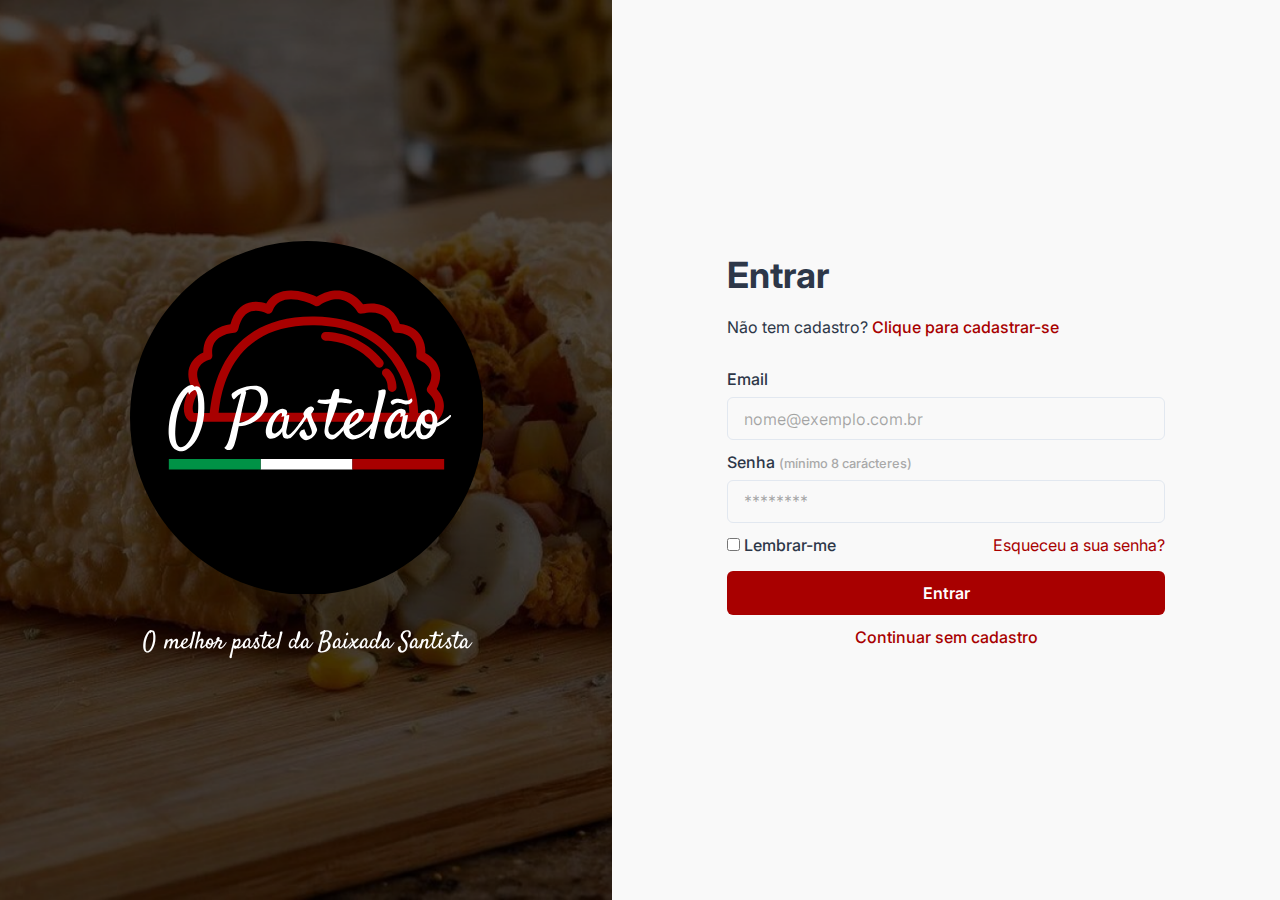
<file: index.html>
<!DOCTYPE html>
<html lang="pt-br">
<head>
  <meta charset="UTF-8">
  <meta http-equiv="X-UA-Compatible" content="IE=edge">
  <meta name="viewport" content="width=device-width, initial-scale=1.0">

  <link rel="preconnect" href="https://fonts.googleapis.com">
  <link rel="preconnect" href="https://fonts.gstatic.com" crossorigin>
  <link href="https://fonts.googleapis.com/css2?family=Satisfy:wght@400&display=swap" rel="stylesheet">
  <link href="https://fonts.googleapis.com/css2?family=Inter:wght@400;500;600&display=swap" rel="stylesheet">
  
  <link rel="preload" href="./styles/variables.css" as="style">
  <link rel="preload" href="./styles/global.css" as="style">
  <link rel="preload" href="./styles/login/aside.css" as="style">
  <link rel="preload" href="./styles/login/main.css" as="style">

  <link rel="stylesheet" href="./styles/variables.css">
  <link rel="stylesheet" href="./styles/global.css">
  <link rel="stylesheet" href="./styles/login/aside.css">
  <link rel="stylesheet" href="./styles/login/main.css">

  <link rel="icon" type="image/x-icon" href="./assets/favicon.ico">

  <title>O Pastelão | Entrar</title>
</head>
<body>
  <aside>
    <img src="./assets/logo.svg" alt="Imagem da logo do Pastelão" height="353" width="353">
    <span>O melhor pastel da Baixada Santista</span>
  </aside>

  <main class="content">
    <section>
      <header>
        <h1>Entrar</h1>
        <span>Não tem cadastro? <a href="./register.html">Clique para cadastrar-se</a></span>
      </header>

      <form action="#" method="post">
        <fieldset>
          <label for="email">Email</label>
          <input type="email" placeholder="nome@exemplo.com.br" id="email" required>
        </fieldset>

        <fieldset>
          <label for="password">
            Senha
            <span>(mínimo 8 carácteres)</span>
          </label>
          <input type="password" placeholder="********" id="password" required minlength="8">
        </fieldset>

        <fieldset class="remember_me_container">
          <label for="remember_me_id">
            <input type="checkbox" id="remember_me_id">

            Lembrar-me
          </label>
          <a href="#">Esqueceu a sua senha?</a>
        </fieldset>

        <button type="submit" id="next">
          Entrar
        </button>

        <a href="./products.html">Continuar sem cadastro</a>
      </form>
    </section>
  </main>
</body>
</html>
</file>
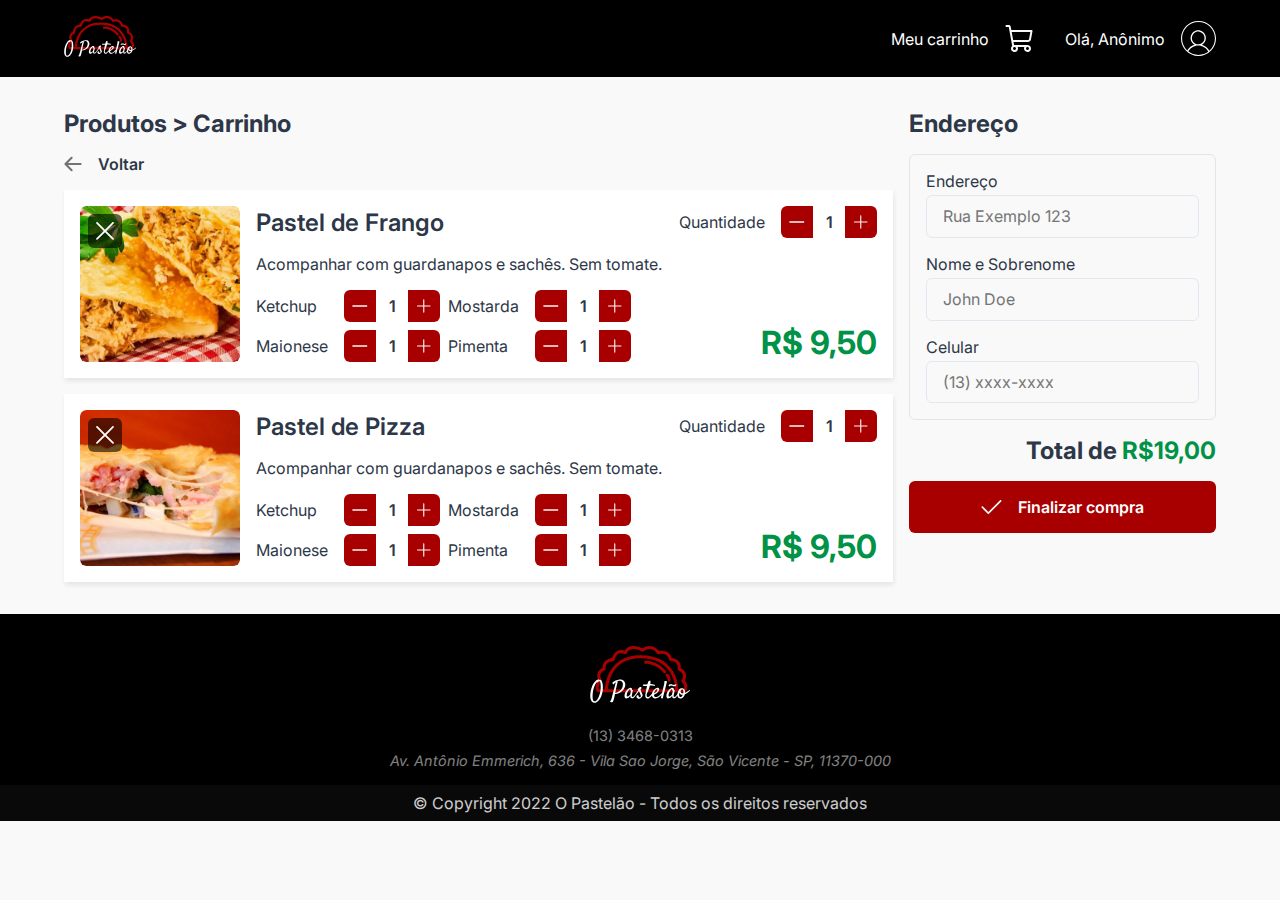
<file: finalize-order.html>
<!DOCTYPE html>
<html lang="pt-br">
<head>
  <meta charset="UTF-8">
  <meta http-equiv="X-UA-Compatible" content="IE=edge">
  <meta name="viewport" content="width=device-width, initial-scale=1.0">

  <link rel="preconnect" href="https://fonts.googleapis.com">
  <link rel="preconnect" href="https://fonts.gstatic.com" crossorigin>
  <link href="https://fonts.googleapis.com/css2?family=Satisfy:wght@400&display=swap" rel="stylesheet">
  <link href="https://fonts.googleapis.com/css2?family=Inter:wght@400;500;600&display=swap" rel="stylesheet">
  
  <link rel="preload" href="./styles/variables.css" as="style">
  <link rel="preload" href="./styles/global.css" as="style">

  <link rel="preload" href="./styles/products/header.css" as="style">
  <link rel="preload" href="./styles/products/footer.css" as="style">
  <link rel="preload" href="./styles/finalize-order/main.css" as="style">

  <link rel="stylesheet" href="./styles/variables.css">
  <link rel="stylesheet" href="./styles/global.css">
  
  <link rel="stylesheet" href="./styles/products/header.css">
  <link rel="stylesheet" href="./styles/products/footer.css">
  <link rel="stylesheet" href="./styles/finalize-order/main.css">

  <link rel="icon" type="image/x-icon" href="./assets/favicon.ico">

  <title>O Pastelão | Carrinho</title>
</head>
<body>
  <header class="app_header">
    <div>
      <a href="./products.html">
        <img src="./assets/logo-without-background.svg" alt="Imagem da logo do Pastelão" width="72">
      </a>

      <nav>
        <a href="./finalize-order.html">
          <span>Meu carrinho</span>
          <svg width="28" height="28" viewBox="0 0 28 28" fill="none" xmlns="http://www.w3.org/2000/svg">
            <path d="M25.9625 14.5375L27.4875 6.175C27.5141 6.03137 27.5077 5.88358 27.4687 5.7428C27.4297 5.60203 27.3592 5.47198 27.2625 5.3625C27.1701 5.24947 27.0538 5.15834 26.9219 5.09565C26.7901 5.03297 26.646 5.0003 26.5 5H6.3375L5.725 1.6375C5.64039 1.17843 5.39787 0.763417 5.03946 0.464355C4.68104 0.165292 4.2293 0.00102112 3.7625 0H1.5C1.23478 0 0.98043 0.105357 0.792893 0.292893C0.605357 0.48043 0.5 0.734784 0.5 1C0.5 1.26522 0.605357 1.51957 0.792893 1.70711C0.98043 1.89464 1.23478 2 1.5 2H3.7625L7.1875 20.875C6.69918 21.3051 6.34044 21.8629 6.15156 22.4856C5.96269 23.1083 5.95117 23.7714 6.11829 24.4003C6.28542 25.0292 6.62456 25.5991 7.09765 26.0459C7.57073 26.4927 8.15902 26.7988 8.79644 26.9298C9.43387 27.0608 10.0952 27.0115 10.7061 26.7874C11.3171 26.5633 11.8534 26.1733 12.255 25.6613C12.6566 25.1492 12.9074 24.5353 12.9794 23.8886C13.0514 23.2418 12.9417 22.5878 12.6625 22H19.3375C19.0125 22.6852 18.9188 23.4574 19.0706 24.2005C19.2224 24.9435 19.6114 25.6171 20.1791 26.12C20.7468 26.6228 21.4624 26.9277 22.2184 26.9887C22.9743 27.0496 23.7296 26.8634 24.3705 26.4581C25.0115 26.0527 25.5034 25.4502 25.7723 24.7411C26.0413 24.032 26.0726 23.2547 25.8616 22.5263C25.6506 21.7978 25.2087 21.1576 24.6025 20.702C23.9962 20.2464 23.2584 20 22.5 20H9.0625L8.5125 17H23.0125C23.7147 16.9997 24.3945 16.753 24.9335 16.3031C25.4726 15.8531 25.8367 15.2283 25.9625 14.5375ZM11 23.5C11 23.7967 10.912 24.0867 10.7472 24.3334C10.5824 24.58 10.3481 24.7723 10.074 24.8858C9.79994 24.9993 9.49834 25.0291 9.20736 24.9712C8.91639 24.9133 8.64912 24.7704 8.43934 24.5607C8.22956 24.3509 8.0867 24.0836 8.02882 23.7926C7.97094 23.5017 8.00065 23.2001 8.11418 22.926C8.22771 22.6519 8.41997 22.4176 8.66665 22.2528C8.91332 22.088 9.20333 22 9.5 22C9.89782 22 10.2794 22.158 10.5607 22.4393C10.842 22.7206 11 23.1022 11 23.5ZM24 23.5C24 23.7967 23.912 24.0867 23.7472 24.3334C23.5824 24.58 23.3481 24.7723 23.074 24.8858C22.7999 24.9993 22.4983 25.0291 22.2074 24.9712C21.9164 24.9133 21.6491 24.7704 21.4393 24.5607C21.2296 24.3509 21.0867 24.0836 21.0288 23.7926C20.9709 23.5017 21.0007 23.2001 21.1142 22.926C21.2277 22.6519 21.42 22.4176 21.6666 22.2528C21.9133 22.088 22.2033 22 22.5 22C22.8978 22 23.2794 22.158 23.5607 22.4393C23.842 22.7206 24 23.1022 24 23.5ZM6.7 7H25.3L24 14.175C23.9588 14.4067 23.8372 14.6165 23.6566 14.7674C23.4759 14.9183 23.2479 15.0007 23.0125 15H8.15L6.7 7Z" fill="#F7F7F7"/>
          </svg>
        </a>
  
        <a href="#">
          <span>Olá, Anônimo</span>
          <svg width="35" height="35" viewBox="0 0 35 35" fill="none" xmlns="http://www.w3.org/2000/svg">
            <path fill-rule="evenodd" clip-rule="evenodd" d="M35 17.5C35 27.165 27.165 35 17.5 35C7.83502 35 0 27.165 0 17.5C0 7.83502 7.83502 0 17.5 0C27.165 0 35 7.83502 35 17.5ZM27.4192 30.5903C24.6633 32.6819 21.2266 33.9231 17.5 33.9231C13.619 33.9231 10.0525 32.5769 7.24183 30.326C8.25698 28.603 9.7009 27.1714 11.4338 26.1709C13.1963 25.1533 15.1956 24.6175 17.2308 24.6175C19.2659 24.6175 21.2653 25.1533 23.0278 26.1709C24.7903 27.1885 26.2539 28.6521 27.2714 30.4147C27.3101 30.4817 27.3602 30.5411 27.4192 30.5903ZM28.416 29.7705C28.4137 29.7664 28.4113 29.7624 28.4089 29.7584C26.7159 26.8382 23.9488 24.6952 20.698 23.7865C22.232 23.0074 23.4589 21.7342 24.1807 20.1723C24.9025 18.6105 25.0772 16.8511 24.6766 15.1778C24.276 13.5045 23.3235 12.0149 21.9726 10.9493C20.6218 9.88365 18.9513 9.30411 17.2308 9.30411C15.5102 9.30411 13.8398 9.88365 12.4889 10.9493C11.1381 12.0149 10.1855 13.5045 9.78493 15.1778C9.38433 16.8511 9.55903 18.6105 10.2809 20.1723C11.0027 21.7342 12.2295 23.0074 13.7636 23.7865C10.6276 24.6631 7.94179 26.6883 6.23613 29.4517C3.05971 26.457 1.07692 22.2101 1.07692 17.5C1.07692 8.42979 8.42979 1.07692 17.5 1.07692C26.5702 1.07692 33.9231 8.42979 33.9231 17.5C33.9231 22.3798 31.7949 26.7624 28.416 29.7705ZM11.9561 13.4371C11.2591 14.4804 10.887 15.7069 10.887 16.9615C10.887 18.644 11.5554 20.2576 12.7451 21.4472C13.9347 22.6369 15.5483 23.3053 17.2308 23.3053C18.4854 23.3053 19.7119 22.9332 20.7552 22.2362C21.7984 21.5391 22.6115 20.5484 23.0916 19.3892C23.5718 18.23 23.6974 16.9545 23.4526 15.7239C23.2079 14.4934 22.6037 13.363 21.7165 12.4758C20.8293 11.5886 19.6989 10.9845 18.4684 10.7397C17.2378 10.4949 15.9623 10.6205 14.8031 11.1007C13.644 11.5808 12.6532 12.3939 11.9561 13.4371Z" fill="white"/>
          </svg>
        </a>
      </nav>
    </div>
  </header>

  <main class="content">
    <section>
      <h2>Produtos > Carrinho</h2>
      <a href="./products.html">
        <svg width="18" height="16" viewBox="0 0 18 16" fill="none" xmlns="http://www.w3.org/2000/svg">
          <path d="M17.5938 7.99999C17.5938 8.27349 17.4852 8.53579 17.2918 8.72919C17.0984 8.92259 16.8361 9.03124 16.5626 9.03124H3.92978L8.35556 13.457C8.4517 13.5528 8.52798 13.6667 8.58003 13.792C8.63208 13.9174 8.65887 14.0518 8.65887 14.1875C8.65887 14.3232 8.63208 14.4576 8.58003 14.583C8.52798 14.7083 8.4517 14.8222 8.35556 14.918C8.16096 15.11 7.89853 15.2177 7.62509 15.2177C7.35166 15.2177 7.08923 15.11 6.89462 14.918L0.707122 8.73046C0.610982 8.63465 0.5347 8.52081 0.482651 8.39546C0.430602 8.27011 0.403809 8.13572 0.403809 7.99999C0.403809 7.86426 0.430602 7.72987 0.482651 7.60452C0.5347 7.47917 0.610982 7.36533 0.707122 7.26952L6.89462 1.08202C7.08836 0.888287 7.35111 0.779449 7.62509 0.779449C7.76075 0.779449 7.89508 0.80617 8.02042 0.858085C8.14575 0.91 8.25963 0.986093 8.35556 1.08202C8.45149 1.17795 8.52758 1.29183 8.57949 1.41716C8.63141 1.5425 8.65813 1.67683 8.65813 1.81249C8.65813 1.94815 8.63141 2.08248 8.57949 2.20782C8.52758 2.33315 8.45149 2.44703 8.35556 2.54296L3.92978 6.96874H16.5626C16.8361 6.96874 17.0984 7.07739 17.2918 7.27078C17.4852 7.46418 17.5938 7.72648 17.5938 7.99999Z" fill="#737373"/>
        </svg>
  
        Voltar
      </a>
  
      <ul class="order_item_container">
        <li>
          <div class="image_container">
            <button type="button" title="Remover item do carrinho">
              <svg width="18" height="18" viewBox="0 0 162 161" fill="none" xmlns="http://www.w3.org/2000/svg">
                <path d="M158.7 146.3C160.202 147.817 161.045 149.865 161.045 152C161.045 154.135 160.202 156.183 158.7 157.7C157.171 159.178 155.127 160.005 153 160.005C150.873 160.005 148.829 159.178 147.3 157.7L81.0001 91.2999L14.7001 157.7C13.171 159.178 11.1271 160.005 9.00008 160.005C6.87303 160.005 4.8292 159.178 3.30008 157.7C1.79783 156.183 0.955078 154.135 0.955078 152C0.955078 149.865 1.79783 147.817 3.30008 146.3L69.7001 79.9999L3.30008 13.6999C2.02438 12.1456 1.37244 10.1723 1.47108 8.16385C1.56972 6.15543 2.41189 4.2555 3.83376 2.83362C5.25564 1.41174 7.15557 0.569581 9.16399 0.47094C11.1724 0.3723 13.1457 1.02423 14.7001 2.29994L81.0001 68.6999L147.3 2.29994C148.854 1.02423 150.828 0.3723 152.836 0.47094C154.845 0.569581 156.745 1.41174 158.166 2.83362C159.588 4.2555 160.43 6.15543 160.529 8.16385C160.628 10.1723 159.976 12.1456 158.7 13.6999L92.3001 79.9999L158.7 146.3Z" fill="#FFFFFF"/>
              </svg>
            </button>

            <img
              src="./assets/frango-catupiry.webp" 
              alt="Imagem de pastel de frango com catupiry" 
              width="124" 
              height="124"
            >
          </div>
  
          <div>
            <div class="order_item_header">
              <a href="./products-detail.html">Pastel de Frango</a>
  
              <div class="side_dish_container">
                <span>Quantidade</span>
  
                <div>
                  <button type="button" title="Decrementar">
                    <svg width="19" height="2" viewBox="0 0 19 2" fill="none" xmlns="http://www.w3.org/2000/svg">
                      <path d="M17.17 2H1.33C1.04357 2 0.768864 1.89464 0.566325 1.70711C0.363785 1.51957 0.25 1.26522 0.25 1C0.25 0.734784 0.363785 0.48043 0.566325 0.292893C0.768864 0.105357 1.04357 0 1.33 0H17.17C17.4564 0 17.7311 0.105357 17.9337 0.292893C18.1362 0.48043 18.25 0.734784 18.25 1C18.25 1.26522 18.1362 1.51957 17.9337 1.70711C17.7311 1.89464 17.4564 2 17.17 2Z" fill="#F7F7F7"/>
                    </svg>
                  </button>
  
                  <span>1</span>
  
                  <button type="button" title="Incrementar">
                    <svg width="14" height="14" viewBox="0 0 14 14" fill="none" xmlns="http://www.w3.org/2000/svg">
                      <path d="M5.90104e-07 7C6.03146e-07 6.85081 0.0592638 6.70774 0.164753 6.60225C0.270241 6.49676 0.413316 6.4375 0.562501 6.4375L6.1875 6.4375L6.1875 0.812499C6.1875 0.663315 6.24676 0.52024 6.35225 0.414751C6.45774 0.309263 6.60082 0.249999 6.75 0.249999C6.89919 0.249999 7.04226 0.309263 7.14775 0.414751C7.25324 0.52024 7.3125 0.663315 7.3125 0.812499L7.3125 6.4375L12.9375 6.4375C13.0867 6.4375 13.2298 6.49676 13.3352 6.60225C13.4407 6.70774 13.5 6.85082 13.5 7C13.5 7.14918 13.4407 7.29226 13.3352 7.39775C13.2298 7.50324 13.0867 7.5625 12.9375 7.5625L7.3125 7.5625L7.3125 13.1875C7.3125 13.3367 7.25324 13.4798 7.14775 13.5852C7.04226 13.6907 6.89918 13.75 6.75 13.75C6.60082 13.75 6.45774 13.6907 6.35225 13.5852C6.24676 13.4798 6.1875 13.3367 6.1875 13.1875L6.1875 7.5625L0.562501 7.5625C0.413316 7.5625 0.270241 7.50324 0.164753 7.39775C0.0592638 7.29226 5.77062e-07 7.14918 5.90104e-07 7Z" fill="#F7F7F7"/>
                    </svg>
                  </button>
                </div>
              </div>
            </div>
            
            <p>
              Acompanhar com guardanapos e sachês. Sem tomate.
            </p>
  
            <div class="order_item_content">
              <div>
                <div class="side_dish_container">
                  <span>Ketchup</span>
    
                  <div>
                    <button type="button" title="Decrementar">
                      <svg width="19" height="2" viewBox="0 0 19 2" fill="none" xmlns="http://www.w3.org/2000/svg">
                        <path d="M17.17 2H1.33C1.04357 2 0.768864 1.89464 0.566325 1.70711C0.363785 1.51957 0.25 1.26522 0.25 1C0.25 0.734784 0.363785 0.48043 0.566325 0.292893C0.768864 0.105357 1.04357 0 1.33 0H17.17C17.4564 0 17.7311 0.105357 17.9337 0.292893C18.1362 0.48043 18.25 0.734784 18.25 1C18.25 1.26522 18.1362 1.51957 17.9337 1.70711C17.7311 1.89464 17.4564 2 17.17 2Z" fill="#F7F7F7"/>
                      </svg>
                    </button>
    
                    <span>1</span>
    
                    <button type="button" title="Incrementar">
                      <svg width="14" height="14" viewBox="0 0 14 14" fill="none" xmlns="http://www.w3.org/2000/svg">
                        <path d="M5.90104e-07 7C6.03146e-07 6.85081 0.0592638 6.70774 0.164753 6.60225C0.270241 6.49676 0.413316 6.4375 0.562501 6.4375L6.1875 6.4375L6.1875 0.812499C6.1875 0.663315 6.24676 0.52024 6.35225 0.414751C6.45774 0.309263 6.60082 0.249999 6.75 0.249999C6.89919 0.249999 7.04226 0.309263 7.14775 0.414751C7.25324 0.52024 7.3125 0.663315 7.3125 0.812499L7.3125 6.4375L12.9375 6.4375C13.0867 6.4375 13.2298 6.49676 13.3352 6.60225C13.4407 6.70774 13.5 6.85082 13.5 7C13.5 7.14918 13.4407 7.29226 13.3352 7.39775C13.2298 7.50324 13.0867 7.5625 12.9375 7.5625L7.3125 7.5625L7.3125 13.1875C7.3125 13.3367 7.25324 13.4798 7.14775 13.5852C7.04226 13.6907 6.89918 13.75 6.75 13.75C6.60082 13.75 6.45774 13.6907 6.35225 13.5852C6.24676 13.4798 6.1875 13.3367 6.1875 13.1875L6.1875 7.5625L0.562501 7.5625C0.413316 7.5625 0.270241 7.50324 0.164753 7.39775C0.0592638 7.29226 5.77062e-07 7.14918 5.90104e-07 7Z" fill="#F7F7F7"/>
                      </svg>
                    </button>
                  </div>
                </div>
    
                <div class="side_dish_container">
                  <span>Mostarda</span>
    
                  <div>
                    <button type="button" title="Decrementar">
                      <svg width="19" height="2" viewBox="0 0 19 2" fill="none" xmlns="http://www.w3.org/2000/svg">
                        <path d="M17.17 2H1.33C1.04357 2 0.768864 1.89464 0.566325 1.70711C0.363785 1.51957 0.25 1.26522 0.25 1C0.25 0.734784 0.363785 0.48043 0.566325 0.292893C0.768864 0.105357 1.04357 0 1.33 0H17.17C17.4564 0 17.7311 0.105357 17.9337 0.292893C18.1362 0.48043 18.25 0.734784 18.25 1C18.25 1.26522 18.1362 1.51957 17.9337 1.70711C17.7311 1.89464 17.4564 2 17.17 2Z" fill="#F7F7F7"/>
                      </svg>
                    </button>
    
                    <span>1</span>
    
                    <button type="button" title="Incrementar">
                      <svg width="14" height="14" viewBox="0 0 14 14" fill="none" xmlns="http://www.w3.org/2000/svg">
                        <path d="M5.90104e-07 7C6.03146e-07 6.85081 0.0592638 6.70774 0.164753 6.60225C0.270241 6.49676 0.413316 6.4375 0.562501 6.4375L6.1875 6.4375L6.1875 0.812499C6.1875 0.663315 6.24676 0.52024 6.35225 0.414751C6.45774 0.309263 6.60082 0.249999 6.75 0.249999C6.89919 0.249999 7.04226 0.309263 7.14775 0.414751C7.25324 0.52024 7.3125 0.663315 7.3125 0.812499L7.3125 6.4375L12.9375 6.4375C13.0867 6.4375 13.2298 6.49676 13.3352 6.60225C13.4407 6.70774 13.5 6.85082 13.5 7C13.5 7.14918 13.4407 7.29226 13.3352 7.39775C13.2298 7.50324 13.0867 7.5625 12.9375 7.5625L7.3125 7.5625L7.3125 13.1875C7.3125 13.3367 7.25324 13.4798 7.14775 13.5852C7.04226 13.6907 6.89918 13.75 6.75 13.75C6.60082 13.75 6.45774 13.6907 6.35225 13.5852C6.24676 13.4798 6.1875 13.3367 6.1875 13.1875L6.1875 7.5625L0.562501 7.5625C0.413316 7.5625 0.270241 7.50324 0.164753 7.39775C0.0592638 7.29226 5.77062e-07 7.14918 5.90104e-07 7Z" fill="#F7F7F7"/>
                      </svg>
                    </button>
                  </div>
                </div>
    
                <div class="side_dish_container">
                  <span>Maionese</span>
    
                  <div>
                    <button type="button" title="Decrementar">
                      <svg width="19" height="2" viewBox="0 0 19 2" fill="none" xmlns="http://www.w3.org/2000/svg">
                        <path d="M17.17 2H1.33C1.04357 2 0.768864 1.89464 0.566325 1.70711C0.363785 1.51957 0.25 1.26522 0.25 1C0.25 0.734784 0.363785 0.48043 0.566325 0.292893C0.768864 0.105357 1.04357 0 1.33 0H17.17C17.4564 0 17.7311 0.105357 17.9337 0.292893C18.1362 0.48043 18.25 0.734784 18.25 1C18.25 1.26522 18.1362 1.51957 17.9337 1.70711C17.7311 1.89464 17.4564 2 17.17 2Z" fill="#F7F7F7"/>
                      </svg>
                    </button>
    
                    <span>1</span>
    
                    <button type="button" title="Incrementar">
                      <svg width="14" height="14" viewBox="0 0 14 14" fill="none" xmlns="http://www.w3.org/2000/svg">
                        <path d="M5.90104e-07 7C6.03146e-07 6.85081 0.0592638 6.70774 0.164753 6.60225C0.270241 6.49676 0.413316 6.4375 0.562501 6.4375L6.1875 6.4375L6.1875 0.812499C6.1875 0.663315 6.24676 0.52024 6.35225 0.414751C6.45774 0.309263 6.60082 0.249999 6.75 0.249999C6.89919 0.249999 7.04226 0.309263 7.14775 0.414751C7.25324 0.52024 7.3125 0.663315 7.3125 0.812499L7.3125 6.4375L12.9375 6.4375C13.0867 6.4375 13.2298 6.49676 13.3352 6.60225C13.4407 6.70774 13.5 6.85082 13.5 7C13.5 7.14918 13.4407 7.29226 13.3352 7.39775C13.2298 7.50324 13.0867 7.5625 12.9375 7.5625L7.3125 7.5625L7.3125 13.1875C7.3125 13.3367 7.25324 13.4798 7.14775 13.5852C7.04226 13.6907 6.89918 13.75 6.75 13.75C6.60082 13.75 6.45774 13.6907 6.35225 13.5852C6.24676 13.4798 6.1875 13.3367 6.1875 13.1875L6.1875 7.5625L0.562501 7.5625C0.413316 7.5625 0.270241 7.50324 0.164753 7.39775C0.0592638 7.29226 5.77062e-07 7.14918 5.90104e-07 7Z" fill="#F7F7F7"/>
                      </svg>
                    </button>
                  </div>
                </div>
    
                <div class="side_dish_container">
                  <span>Pimenta</span>
    
                  <div>
                    <button type="button" title="Decrementar">
                      <svg width="19" height="2" viewBox="0 0 19 2" fill="none" xmlns="http://www.w3.org/2000/svg">
                        <path d="M17.17 2H1.33C1.04357 2 0.768864 1.89464 0.566325 1.70711C0.363785 1.51957 0.25 1.26522 0.25 1C0.25 0.734784 0.363785 0.48043 0.566325 0.292893C0.768864 0.105357 1.04357 0 1.33 0H17.17C17.4564 0 17.7311 0.105357 17.9337 0.292893C18.1362 0.48043 18.25 0.734784 18.25 1C18.25 1.26522 18.1362 1.51957 17.9337 1.70711C17.7311 1.89464 17.4564 2 17.17 2Z" fill="#F7F7F7"/>
                      </svg>
                    </button>
    
                    <span>1</span>
    
                    <button type="button" title="Incrementar">
                      <svg width="14" height="14" viewBox="0 0 14 14" fill="none" xmlns="http://www.w3.org/2000/svg">
                        <path d="M5.90104e-07 7C6.03146e-07 6.85081 0.0592638 6.70774 0.164753 6.60225C0.270241 6.49676 0.413316 6.4375 0.562501 6.4375L6.1875 6.4375L6.1875 0.812499C6.1875 0.663315 6.24676 0.52024 6.35225 0.414751C6.45774 0.309263 6.60082 0.249999 6.75 0.249999C6.89919 0.249999 7.04226 0.309263 7.14775 0.414751C7.25324 0.52024 7.3125 0.663315 7.3125 0.812499L7.3125 6.4375L12.9375 6.4375C13.0867 6.4375 13.2298 6.49676 13.3352 6.60225C13.4407 6.70774 13.5 6.85082 13.5 7C13.5 7.14918 13.4407 7.29226 13.3352 7.39775C13.2298 7.50324 13.0867 7.5625 12.9375 7.5625L7.3125 7.5625L7.3125 13.1875C7.3125 13.3367 7.25324 13.4798 7.14775 13.5852C7.04226 13.6907 6.89918 13.75 6.75 13.75C6.60082 13.75 6.45774 13.6907 6.35225 13.5852C6.24676 13.4798 6.1875 13.3367 6.1875 13.1875L6.1875 7.5625L0.562501 7.5625C0.413316 7.5625 0.270241 7.50324 0.164753 7.39775C0.0592638 7.29226 5.77062e-07 7.14918 5.90104e-07 7Z" fill="#F7F7F7"/>
                      </svg>
                    </button>
                  </div>
                </div>
              </div>
              
              <strong>R$ 9,50</strong>
            </div>
          </div>
        </li>
  
        <li>
          <div class="image_container">
            <button type="button" title="Remover item do carrinho">
              <svg width="18" height="18" viewBox="0 0 162 161" fill="none" xmlns="http://www.w3.org/2000/svg">
                <path d="M158.7 146.3C160.202 147.817 161.045 149.865 161.045 152C161.045 154.135 160.202 156.183 158.7 157.7C157.171 159.178 155.127 160.005 153 160.005C150.873 160.005 148.829 159.178 147.3 157.7L81.0001 91.2999L14.7001 157.7C13.171 159.178 11.1271 160.005 9.00008 160.005C6.87303 160.005 4.8292 159.178 3.30008 157.7C1.79783 156.183 0.955078 154.135 0.955078 152C0.955078 149.865 1.79783 147.817 3.30008 146.3L69.7001 79.9999L3.30008 13.6999C2.02438 12.1456 1.37244 10.1723 1.47108 8.16385C1.56972 6.15543 2.41189 4.2555 3.83376 2.83362C5.25564 1.41174 7.15557 0.569581 9.16399 0.47094C11.1724 0.3723 13.1457 1.02423 14.7001 2.29994L81.0001 68.6999L147.3 2.29994C148.854 1.02423 150.828 0.3723 152.836 0.47094C154.845 0.569581 156.745 1.41174 158.166 2.83362C159.588 4.2555 160.43 6.15543 160.529 8.16385C160.628 10.1723 159.976 12.1456 158.7 13.6999L92.3001 79.9999L158.7 146.3Z" fill="#FFFFFF"/>
              </svg>
            </button>
            
            <img
              src="./assets/pastel-pizza.webp" 
              alt="Imagem de pastel de frango com catupiry" 
              width="124" 
              height="124"
            >
          </div>
  
          <div>
            <div class="order_item_header">
              <a href="./products-detail.html">Pastel de Pizza</a>
  
              <div class="side_dish_container">
                <span>Quantidade</span>
  
                <div>
                  <button type="button" title="Decrementar">
                    <svg width="19" height="2" viewBox="0 0 19 2" fill="none" xmlns="http://www.w3.org/2000/svg">
                      <path d="M17.17 2H1.33C1.04357 2 0.768864 1.89464 0.566325 1.70711C0.363785 1.51957 0.25 1.26522 0.25 1C0.25 0.734784 0.363785 0.48043 0.566325 0.292893C0.768864 0.105357 1.04357 0 1.33 0H17.17C17.4564 0 17.7311 0.105357 17.9337 0.292893C18.1362 0.48043 18.25 0.734784 18.25 1C18.25 1.26522 18.1362 1.51957 17.9337 1.70711C17.7311 1.89464 17.4564 2 17.17 2Z" fill="#F7F7F7"/>
                    </svg>
                  </button>
  
                  <span>1</span>
  
                  <button type="button" title="Incrementar">
                    <svg width="14" height="14" viewBox="0 0 14 14" fill="none" xmlns="http://www.w3.org/2000/svg">
                      <path d="M5.90104e-07 7C6.03146e-07 6.85081 0.0592638 6.70774 0.164753 6.60225C0.270241 6.49676 0.413316 6.4375 0.562501 6.4375L6.1875 6.4375L6.1875 0.812499C6.1875 0.663315 6.24676 0.52024 6.35225 0.414751C6.45774 0.309263 6.60082 0.249999 6.75 0.249999C6.89919 0.249999 7.04226 0.309263 7.14775 0.414751C7.25324 0.52024 7.3125 0.663315 7.3125 0.812499L7.3125 6.4375L12.9375 6.4375C13.0867 6.4375 13.2298 6.49676 13.3352 6.60225C13.4407 6.70774 13.5 6.85082 13.5 7C13.5 7.14918 13.4407 7.29226 13.3352 7.39775C13.2298 7.50324 13.0867 7.5625 12.9375 7.5625L7.3125 7.5625L7.3125 13.1875C7.3125 13.3367 7.25324 13.4798 7.14775 13.5852C7.04226 13.6907 6.89918 13.75 6.75 13.75C6.60082 13.75 6.45774 13.6907 6.35225 13.5852C6.24676 13.4798 6.1875 13.3367 6.1875 13.1875L6.1875 7.5625L0.562501 7.5625C0.413316 7.5625 0.270241 7.50324 0.164753 7.39775C0.0592638 7.29226 5.77062e-07 7.14918 5.90104e-07 7Z" fill="#F7F7F7"/>
                    </svg>
                  </button>
                </div>
              </div>
            </div>
            
            <p>
              Acompanhar com guardanapos e sachês. Sem tomate.
            </p>
  
            <div class="order_item_content">
              <div>
                <div class="side_dish_container">
                  <span>Ketchup</span>
    
                  <div>
                    <button type="button" title="Decrementar">
                      <svg width="19" height="2" viewBox="0 0 19 2" fill="none" xmlns="http://www.w3.org/2000/svg">
                        <path d="M17.17 2H1.33C1.04357 2 0.768864 1.89464 0.566325 1.70711C0.363785 1.51957 0.25 1.26522 0.25 1C0.25 0.734784 0.363785 0.48043 0.566325 0.292893C0.768864 0.105357 1.04357 0 1.33 0H17.17C17.4564 0 17.7311 0.105357 17.9337 0.292893C18.1362 0.48043 18.25 0.734784 18.25 1C18.25 1.26522 18.1362 1.51957 17.9337 1.70711C17.7311 1.89464 17.4564 2 17.17 2Z" fill="#F7F7F7"/>
                      </svg>
                    </button>
    
                    <span>1</span>
    
                    <button type="button" title="Incrementar">
                      <svg width="14" height="14" viewBox="0 0 14 14" fill="none" xmlns="http://www.w3.org/2000/svg">
                        <path d="M5.90104e-07 7C6.03146e-07 6.85081 0.0592638 6.70774 0.164753 6.60225C0.270241 6.49676 0.413316 6.4375 0.562501 6.4375L6.1875 6.4375L6.1875 0.812499C6.1875 0.663315 6.24676 0.52024 6.35225 0.414751C6.45774 0.309263 6.60082 0.249999 6.75 0.249999C6.89919 0.249999 7.04226 0.309263 7.14775 0.414751C7.25324 0.52024 7.3125 0.663315 7.3125 0.812499L7.3125 6.4375L12.9375 6.4375C13.0867 6.4375 13.2298 6.49676 13.3352 6.60225C13.4407 6.70774 13.5 6.85082 13.5 7C13.5 7.14918 13.4407 7.29226 13.3352 7.39775C13.2298 7.50324 13.0867 7.5625 12.9375 7.5625L7.3125 7.5625L7.3125 13.1875C7.3125 13.3367 7.25324 13.4798 7.14775 13.5852C7.04226 13.6907 6.89918 13.75 6.75 13.75C6.60082 13.75 6.45774 13.6907 6.35225 13.5852C6.24676 13.4798 6.1875 13.3367 6.1875 13.1875L6.1875 7.5625L0.562501 7.5625C0.413316 7.5625 0.270241 7.50324 0.164753 7.39775C0.0592638 7.29226 5.77062e-07 7.14918 5.90104e-07 7Z" fill="#F7F7F7"/>
                      </svg>
                    </button>
                  </div>
                </div>
    
                <div class="side_dish_container">
                  <span>Mostarda</span>
    
                  <div>
                    <button type="button" title="Decrementar">
                      <svg width="19" height="2" viewBox="0 0 19 2" fill="none" xmlns="http://www.w3.org/2000/svg">
                        <path d="M17.17 2H1.33C1.04357 2 0.768864 1.89464 0.566325 1.70711C0.363785 1.51957 0.25 1.26522 0.25 1C0.25 0.734784 0.363785 0.48043 0.566325 0.292893C0.768864 0.105357 1.04357 0 1.33 0H17.17C17.4564 0 17.7311 0.105357 17.9337 0.292893C18.1362 0.48043 18.25 0.734784 18.25 1C18.25 1.26522 18.1362 1.51957 17.9337 1.70711C17.7311 1.89464 17.4564 2 17.17 2Z" fill="#F7F7F7"/>
                      </svg>
                    </button>
    
                    <span>1</span>
    
                    <button type="button" title="Incrementar">
                      <svg width="14" height="14" viewBox="0 0 14 14" fill="none" xmlns="http://www.w3.org/2000/svg">
                        <path d="M5.90104e-07 7C6.03146e-07 6.85081 0.0592638 6.70774 0.164753 6.60225C0.270241 6.49676 0.413316 6.4375 0.562501 6.4375L6.1875 6.4375L6.1875 0.812499C6.1875 0.663315 6.24676 0.52024 6.35225 0.414751C6.45774 0.309263 6.60082 0.249999 6.75 0.249999C6.89919 0.249999 7.04226 0.309263 7.14775 0.414751C7.25324 0.52024 7.3125 0.663315 7.3125 0.812499L7.3125 6.4375L12.9375 6.4375C13.0867 6.4375 13.2298 6.49676 13.3352 6.60225C13.4407 6.70774 13.5 6.85082 13.5 7C13.5 7.14918 13.4407 7.29226 13.3352 7.39775C13.2298 7.50324 13.0867 7.5625 12.9375 7.5625L7.3125 7.5625L7.3125 13.1875C7.3125 13.3367 7.25324 13.4798 7.14775 13.5852C7.04226 13.6907 6.89918 13.75 6.75 13.75C6.60082 13.75 6.45774 13.6907 6.35225 13.5852C6.24676 13.4798 6.1875 13.3367 6.1875 13.1875L6.1875 7.5625L0.562501 7.5625C0.413316 7.5625 0.270241 7.50324 0.164753 7.39775C0.0592638 7.29226 5.77062e-07 7.14918 5.90104e-07 7Z" fill="#F7F7F7"/>
                      </svg>
                    </button>
                  </div>
                </div>
    
                <div class="side_dish_container">
                  <span>Maionese</span>
    
                  <div>
                    <button type="button" title="Decrementar">
                      <svg width="19" height="2" viewBox="0 0 19 2" fill="none" xmlns="http://www.w3.org/2000/svg">
                        <path d="M17.17 2H1.33C1.04357 2 0.768864 1.89464 0.566325 1.70711C0.363785 1.51957 0.25 1.26522 0.25 1C0.25 0.734784 0.363785 0.48043 0.566325 0.292893C0.768864 0.105357 1.04357 0 1.33 0H17.17C17.4564 0 17.7311 0.105357 17.9337 0.292893C18.1362 0.48043 18.25 0.734784 18.25 1C18.25 1.26522 18.1362 1.51957 17.9337 1.70711C17.7311 1.89464 17.4564 2 17.17 2Z" fill="#F7F7F7"/>
                      </svg>
                    </button>
    
                    <span>1</span>
    
                    <button type="button" title="Incrementar">
                      <svg width="14" height="14" viewBox="0 0 14 14" fill="none" xmlns="http://www.w3.org/2000/svg">
                        <path d="M5.90104e-07 7C6.03146e-07 6.85081 0.0592638 6.70774 0.164753 6.60225C0.270241 6.49676 0.413316 6.4375 0.562501 6.4375L6.1875 6.4375L6.1875 0.812499C6.1875 0.663315 6.24676 0.52024 6.35225 0.414751C6.45774 0.309263 6.60082 0.249999 6.75 0.249999C6.89919 0.249999 7.04226 0.309263 7.14775 0.414751C7.25324 0.52024 7.3125 0.663315 7.3125 0.812499L7.3125 6.4375L12.9375 6.4375C13.0867 6.4375 13.2298 6.49676 13.3352 6.60225C13.4407 6.70774 13.5 6.85082 13.5 7C13.5 7.14918 13.4407 7.29226 13.3352 7.39775C13.2298 7.50324 13.0867 7.5625 12.9375 7.5625L7.3125 7.5625L7.3125 13.1875C7.3125 13.3367 7.25324 13.4798 7.14775 13.5852C7.04226 13.6907 6.89918 13.75 6.75 13.75C6.60082 13.75 6.45774 13.6907 6.35225 13.5852C6.24676 13.4798 6.1875 13.3367 6.1875 13.1875L6.1875 7.5625L0.562501 7.5625C0.413316 7.5625 0.270241 7.50324 0.164753 7.39775C0.0592638 7.29226 5.77062e-07 7.14918 5.90104e-07 7Z" fill="#F7F7F7"/>
                      </svg>
                    </button>
                  </div>
                </div>
    
                <div class="side_dish_container">
                  <span>Pimenta</span>
    
                  <div>
                    <button type="button" title="Decrementar">
                      <svg width="19" height="2" viewBox="0 0 19 2" fill="none" xmlns="http://www.w3.org/2000/svg">
                        <path d="M17.17 2H1.33C1.04357 2 0.768864 1.89464 0.566325 1.70711C0.363785 1.51957 0.25 1.26522 0.25 1C0.25 0.734784 0.363785 0.48043 0.566325 0.292893C0.768864 0.105357 1.04357 0 1.33 0H17.17C17.4564 0 17.7311 0.105357 17.9337 0.292893C18.1362 0.48043 18.25 0.734784 18.25 1C18.25 1.26522 18.1362 1.51957 17.9337 1.70711C17.7311 1.89464 17.4564 2 17.17 2Z" fill="#F7F7F7"/>
                      </svg>
                    </button>
    
                    <span>1</span>
    
                    <button type="button" title="Incrementar">
                      <svg width="14" height="14" viewBox="0 0 14 14" fill="none" xmlns="http://www.w3.org/2000/svg">
                        <path d="M5.90104e-07 7C6.03146e-07 6.85081 0.0592638 6.70774 0.164753 6.60225C0.270241 6.49676 0.413316 6.4375 0.562501 6.4375L6.1875 6.4375L6.1875 0.812499C6.1875 0.663315 6.24676 0.52024 6.35225 0.414751C6.45774 0.309263 6.60082 0.249999 6.75 0.249999C6.89919 0.249999 7.04226 0.309263 7.14775 0.414751C7.25324 0.52024 7.3125 0.663315 7.3125 0.812499L7.3125 6.4375L12.9375 6.4375C13.0867 6.4375 13.2298 6.49676 13.3352 6.60225C13.4407 6.70774 13.5 6.85082 13.5 7C13.5 7.14918 13.4407 7.29226 13.3352 7.39775C13.2298 7.50324 13.0867 7.5625 12.9375 7.5625L7.3125 7.5625L7.3125 13.1875C7.3125 13.3367 7.25324 13.4798 7.14775 13.5852C7.04226 13.6907 6.89918 13.75 6.75 13.75C6.60082 13.75 6.45774 13.6907 6.35225 13.5852C6.24676 13.4798 6.1875 13.3367 6.1875 13.1875L6.1875 7.5625L0.562501 7.5625C0.413316 7.5625 0.270241 7.50324 0.164753 7.39775C0.0592638 7.29226 5.77062e-07 7.14918 5.90104e-07 7Z" fill="#F7F7F7"/>
                      </svg>
                    </button>
                  </div>
                </div>
              </div>
              
              <strong>R$ 9,50</strong>
            </div>
          </div>
        </li>
      </ul>
    </section>

    <section>
      <h2>Endereço</h2>

      <form action="#">
        <fieldset>
          <label for="address">
            Endereço <br>
            <input type="text" placeholder="Rua Exemplo 123" id="address" name="address">
          </label>

          <label for="name">
            Nome e Sobrenome <br>
            <input type="text" placeholder="John Doe" id="name" name="name">
          </label>

          <label for="cel">
            Celular <br>
            <input type="text" placeholder="(13) xxxx-xxxx" id="cel" name="cel">
          </label>
        </fieldset>
      </form>

      <strong>
        Total de <span>R$19,00</span>
      </strong>
  
      <button type="button" class="finalize_order">
        <svg width="21" height="14" viewBox="0 0 21 14" fill="none" xmlns="http://www.w3.org/2000/svg">
          <path d="M7.37484 14C7.14293 13.9968 6.92056 13.9071 6.75141 13.7484L0.626407 7.62343C0.486877 7.45343 0.415572 7.2376 0.42636 7.01792C0.437149 6.79825 0.529261 6.59045 0.684779 6.43493C0.840297 6.27941 1.0481 6.1873 1.26777 6.17651C1.48744 6.16572 1.70327 6.23703 1.87328 6.37656L7.37484 11.8891L19.0014 0.25156C19.1714 0.11203 19.3872 0.0407241 19.6069 0.0515129C19.8266 0.0623017 20.0344 0.154414 20.1899 0.309932C20.3454 0.46545 20.4375 0.673254 20.4483 0.892925C20.4591 1.1126 20.3878 1.32843 20.2483 1.49843L7.99828 13.7484C7.82912 13.9071 7.60676 13.9968 7.37484 14Z" fill="#F7F7F7"/>
        </svg>
        
        Finalizar compra
      </button>
    </section>
  </main>

  <footer class="footer">
    <div>
      <img src="./assets/logo-without-background.svg" alt="Imagem da logo do Pastelão" width="100">
      <a href="tel:551334680313">(13) 3468-0313</a>
      <address>Av. Antônio Emmerich, 636 - Vila Sao Jorge, São Vicente - SP, 11370-000</address>
    </div>
    
    <div>
      <span>© Copyright 2022 O Pastelão - Todos os direitos reservados</span>
    </div>
  </footer>
</body>
</html>
</file>
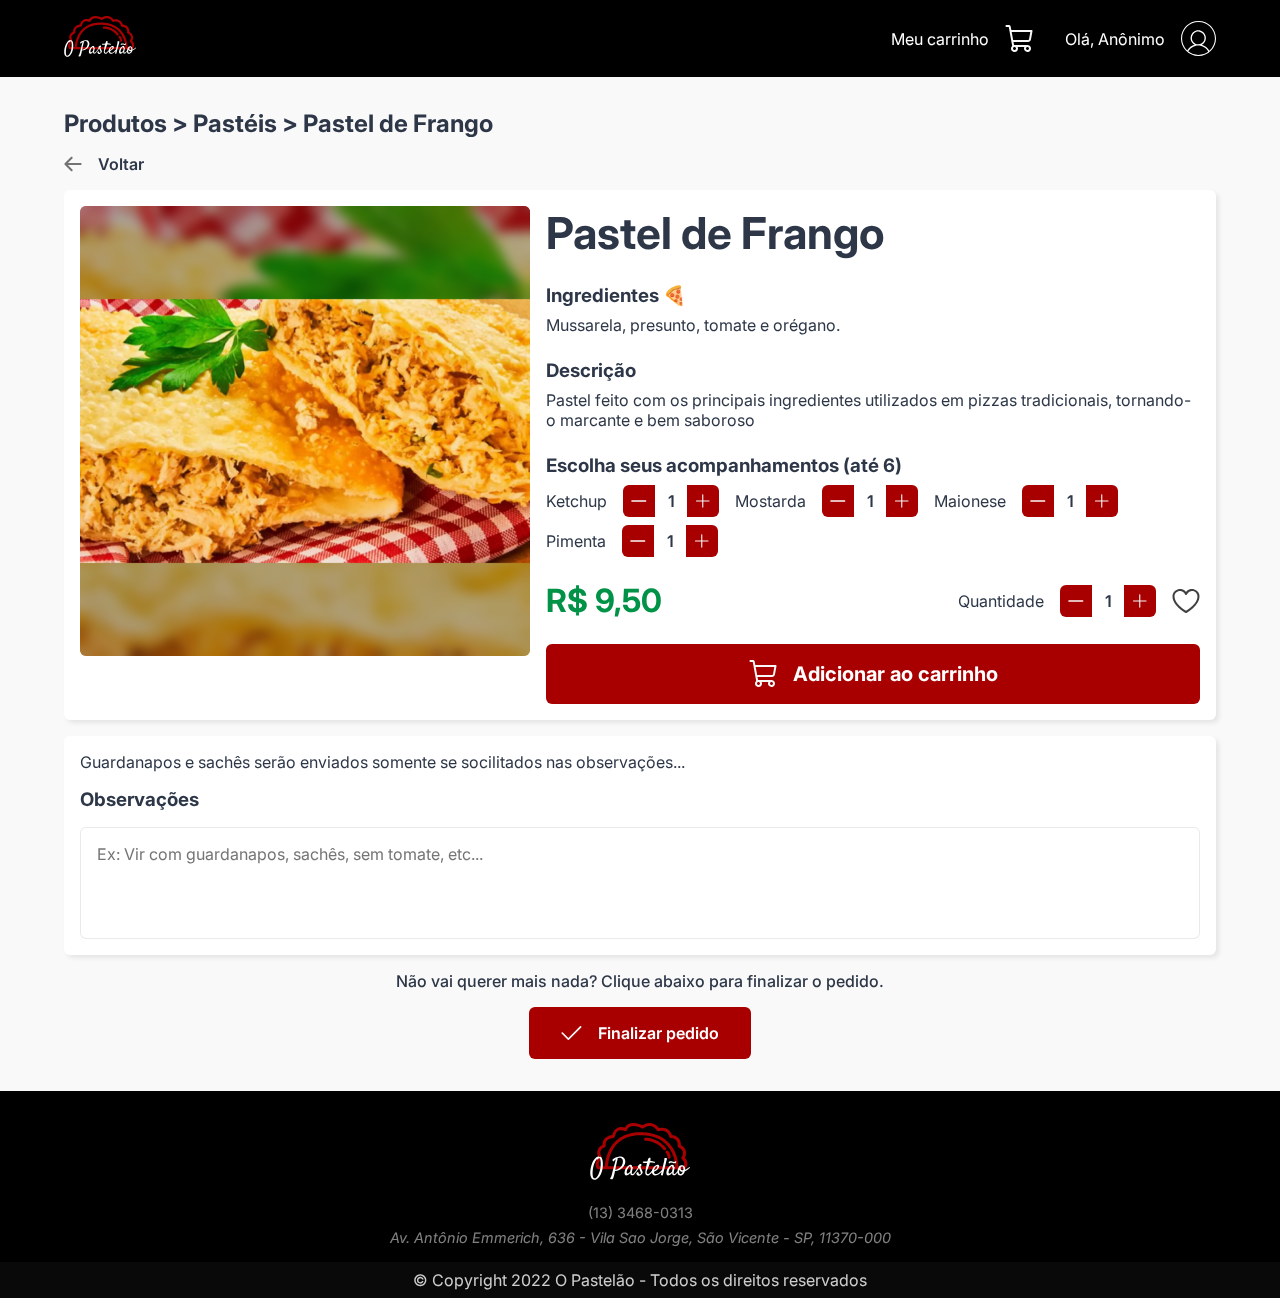
<file: products-detail.html>
<!DOCTYPE html>
<html lang="pt-br">
<head>
  <meta charset="UTF-8">
  <meta http-equiv="X-UA-Compatible" content="IE=edge">
  <meta name="viewport" content="width=device-width, initial-scale=1.0">

  <link rel="preconnect" href="https://fonts.googleapis.com">
  <link rel="preconnect" href="https://fonts.gstatic.com" crossorigin>
  <link href="https://fonts.googleapis.com/css2?family=Satisfy:wght@400&display=swap" rel="stylesheet">
  <link href="https://fonts.googleapis.com/css2?family=Inter:wght@400;500;600&display=swap" rel="stylesheet">
  
  <link rel="preload" href="./styles/variables.css" as="style">
  <link rel="preload" href="./styles/global.css" as="style">

  <link rel="preload" href="./styles/products/header.css" as="style">
  <link rel="preload" href="./styles/products/footer.css" as="style">
  <link rel="preload" href="./styles/products-item/main.css" as="style">

  <link rel="stylesheet" href="./styles/variables.css">
  <link rel="stylesheet" href="./styles/global.css">
  
  <link rel="stylesheet" href="./styles/products/header.css">
  <link rel="stylesheet" href="./styles/products/footer.css">
  <link rel="stylesheet" href="./styles/products-item/main.css">

  <link rel="icon" type="image/x-icon" href="./assets/favicon.ico">

  <title>O Pastelão | Pastel de Frango</title>
</head>
<body>
  <header class="app_header">
    <div>
      <a href="./products.html">
        <img src="./assets/logo-without-background.svg" alt="Imagem da logo do Pastelão" width="72">
      </a>

      <nav>
        <a href="./finalize-order.html">
          <span>Meu carrinho</span>
          <svg width="28" height="28" viewBox="0 0 28 28" fill="none" xmlns="http://www.w3.org/2000/svg">
            <path d="M25.9625 14.5375L27.4875 6.175C27.5141 6.03137 27.5077 5.88358 27.4687 5.7428C27.4297 5.60203 27.3592 5.47198 27.2625 5.3625C27.1701 5.24947 27.0538 5.15834 26.9219 5.09565C26.7901 5.03297 26.646 5.0003 26.5 5H6.3375L5.725 1.6375C5.64039 1.17843 5.39787 0.763417 5.03946 0.464355C4.68104 0.165292 4.2293 0.00102112 3.7625 0H1.5C1.23478 0 0.98043 0.105357 0.792893 0.292893C0.605357 0.48043 0.5 0.734784 0.5 1C0.5 1.26522 0.605357 1.51957 0.792893 1.70711C0.98043 1.89464 1.23478 2 1.5 2H3.7625L7.1875 20.875C6.69918 21.3051 6.34044 21.8629 6.15156 22.4856C5.96269 23.1083 5.95117 23.7714 6.11829 24.4003C6.28542 25.0292 6.62456 25.5991 7.09765 26.0459C7.57073 26.4927 8.15902 26.7988 8.79644 26.9298C9.43387 27.0608 10.0952 27.0115 10.7061 26.7874C11.3171 26.5633 11.8534 26.1733 12.255 25.6613C12.6566 25.1492 12.9074 24.5353 12.9794 23.8886C13.0514 23.2418 12.9417 22.5878 12.6625 22H19.3375C19.0125 22.6852 18.9188 23.4574 19.0706 24.2005C19.2224 24.9435 19.6114 25.6171 20.1791 26.12C20.7468 26.6228 21.4624 26.9277 22.2184 26.9887C22.9743 27.0496 23.7296 26.8634 24.3705 26.4581C25.0115 26.0527 25.5034 25.4502 25.7723 24.7411C26.0413 24.032 26.0726 23.2547 25.8616 22.5263C25.6506 21.7978 25.2087 21.1576 24.6025 20.702C23.9962 20.2464 23.2584 20 22.5 20H9.0625L8.5125 17H23.0125C23.7147 16.9997 24.3945 16.753 24.9335 16.3031C25.4726 15.8531 25.8367 15.2283 25.9625 14.5375ZM11 23.5C11 23.7967 10.912 24.0867 10.7472 24.3334C10.5824 24.58 10.3481 24.7723 10.074 24.8858C9.79994 24.9993 9.49834 25.0291 9.20736 24.9712C8.91639 24.9133 8.64912 24.7704 8.43934 24.5607C8.22956 24.3509 8.0867 24.0836 8.02882 23.7926C7.97094 23.5017 8.00065 23.2001 8.11418 22.926C8.22771 22.6519 8.41997 22.4176 8.66665 22.2528C8.91332 22.088 9.20333 22 9.5 22C9.89782 22 10.2794 22.158 10.5607 22.4393C10.842 22.7206 11 23.1022 11 23.5ZM24 23.5C24 23.7967 23.912 24.0867 23.7472 24.3334C23.5824 24.58 23.3481 24.7723 23.074 24.8858C22.7999 24.9993 22.4983 25.0291 22.2074 24.9712C21.9164 24.9133 21.6491 24.7704 21.4393 24.5607C21.2296 24.3509 21.0867 24.0836 21.0288 23.7926C20.9709 23.5017 21.0007 23.2001 21.1142 22.926C21.2277 22.6519 21.42 22.4176 21.6666 22.2528C21.9133 22.088 22.2033 22 22.5 22C22.8978 22 23.2794 22.158 23.5607 22.4393C23.842 22.7206 24 23.1022 24 23.5ZM6.7 7H25.3L24 14.175C23.9588 14.4067 23.8372 14.6165 23.6566 14.7674C23.4759 14.9183 23.2479 15.0007 23.0125 15H8.15L6.7 7Z" fill="#F7F7F7"/>
          </svg>
        </a>
  
        <a href="#">
          <span>Olá, Anônimo</span>
          <svg width="35" height="35" viewBox="0 0 35 35" fill="none" xmlns="http://www.w3.org/2000/svg">
            <path fill-rule="evenodd" clip-rule="evenodd" d="M35 17.5C35 27.165 27.165 35 17.5 35C7.83502 35 0 27.165 0 17.5C0 7.83502 7.83502 0 17.5 0C27.165 0 35 7.83502 35 17.5ZM27.4192 30.5903C24.6633 32.6819 21.2266 33.9231 17.5 33.9231C13.619 33.9231 10.0525 32.5769 7.24183 30.326C8.25698 28.603 9.7009 27.1714 11.4338 26.1709C13.1963 25.1533 15.1956 24.6175 17.2308 24.6175C19.2659 24.6175 21.2653 25.1533 23.0278 26.1709C24.7903 27.1885 26.2539 28.6521 27.2714 30.4147C27.3101 30.4817 27.3602 30.5411 27.4192 30.5903ZM28.416 29.7705C28.4137 29.7664 28.4113 29.7624 28.4089 29.7584C26.7159 26.8382 23.9488 24.6952 20.698 23.7865C22.232 23.0074 23.4589 21.7342 24.1807 20.1723C24.9025 18.6105 25.0772 16.8511 24.6766 15.1778C24.276 13.5045 23.3235 12.0149 21.9726 10.9493C20.6218 9.88365 18.9513 9.30411 17.2308 9.30411C15.5102 9.30411 13.8398 9.88365 12.4889 10.9493C11.1381 12.0149 10.1855 13.5045 9.78493 15.1778C9.38433 16.8511 9.55903 18.6105 10.2809 20.1723C11.0027 21.7342 12.2295 23.0074 13.7636 23.7865C10.6276 24.6631 7.94179 26.6883 6.23613 29.4517C3.05971 26.457 1.07692 22.2101 1.07692 17.5C1.07692 8.42979 8.42979 1.07692 17.5 1.07692C26.5702 1.07692 33.9231 8.42979 33.9231 17.5C33.9231 22.3798 31.7949 26.7624 28.416 29.7705ZM11.9561 13.4371C11.2591 14.4804 10.887 15.7069 10.887 16.9615C10.887 18.644 11.5554 20.2576 12.7451 21.4472C13.9347 22.6369 15.5483 23.3053 17.2308 23.3053C18.4854 23.3053 19.7119 22.9332 20.7552 22.2362C21.7984 21.5391 22.6115 20.5484 23.0916 19.3892C23.5718 18.23 23.6974 16.9545 23.4526 15.7239C23.2079 14.4934 22.6037 13.363 21.7165 12.4758C20.8293 11.5886 19.6989 10.9845 18.4684 10.7397C17.2378 10.4949 15.9623 10.6205 14.8031 11.1007C13.644 11.5808 12.6532 12.3939 11.9561 13.4371Z" fill="white"/>
          </svg>
        </a>
      </nav>
    </div>
  </header>

  <main class="content">
    <h2>Produtos > Pastéis > Pastel de Frango</h2>
    <a href="./products.html">
      <svg width="18" height="16" viewBox="0 0 18 16" fill="none" xmlns="http://www.w3.org/2000/svg">
        <path d="M17.5938 7.99999C17.5938 8.27349 17.4852 8.53579 17.2918 8.72919C17.0984 8.92259 16.8361 9.03124 16.5626 9.03124H3.92978L8.35556 13.457C8.4517 13.5528 8.52798 13.6667 8.58003 13.792C8.63208 13.9174 8.65887 14.0518 8.65887 14.1875C8.65887 14.3232 8.63208 14.4576 8.58003 14.583C8.52798 14.7083 8.4517 14.8222 8.35556 14.918C8.16096 15.11 7.89853 15.2177 7.62509 15.2177C7.35166 15.2177 7.08923 15.11 6.89462 14.918L0.707122 8.73046C0.610982 8.63465 0.5347 8.52081 0.482651 8.39546C0.430602 8.27011 0.403809 8.13572 0.403809 7.99999C0.403809 7.86426 0.430602 7.72987 0.482651 7.60452C0.5347 7.47917 0.610982 7.36533 0.707122 7.26952L6.89462 1.08202C7.08836 0.888287 7.35111 0.779449 7.62509 0.779449C7.76075 0.779449 7.89508 0.80617 8.02042 0.858085C8.14575 0.91 8.25963 0.986093 8.35556 1.08202C8.45149 1.17795 8.52758 1.29183 8.57949 1.41716C8.63141 1.5425 8.65813 1.67683 8.65813 1.81249C8.65813 1.94815 8.63141 2.08248 8.57949 2.20782C8.52758 2.33315 8.45149 2.44703 8.35556 2.54296L3.92978 6.96874H16.5626C16.8361 6.96874 17.0984 7.07739 17.2918 7.27078C17.4852 7.46418 17.5938 7.72648 17.5938 7.99999Z" fill="#737373"/>
      </svg>

      Voltar
    </a>

    <div class="product_detail_container">
      <div class="product_image_container">
        <div>
          <img 
            loading="lazy" 
            src="./assets/frango-catupiry.webp" 
            alt="Pastel de Frango com frango com catupiry"
            width="450"
            height="450"
          >
        </div>
      </div>

      <div>
        <h1 class="product_name">Pastel de Frango</h1>

        <section>
          <h3>Ingredientes 🍕</h3>
          <p>Mussarela, presunto, tomate e orégano.</p>
        </section>

        <section>
          <h3>Descrição</h3>
          <p>Pastel feito com os principais ingredientes utilizados em pizzas tradicionais, tornando-o marcante e bem saboroso</p>
        </section>

        <section class="side_dish_section">
          <h3>Escolha seus acompanhamentos (até 6)</h3>
          <div>
            <div class="side_dish_container">
              <span>Ketchup</span>

              <div>
                <button type="button" title="Decrementar">
                  <svg width="19" height="2" viewBox="0 0 19 2" fill="none" xmlns="http://www.w3.org/2000/svg">
                    <path d="M17.17 2H1.33C1.04357 2 0.768864 1.89464 0.566325 1.70711C0.363785 1.51957 0.25 1.26522 0.25 1C0.25 0.734784 0.363785 0.48043 0.566325 0.292893C0.768864 0.105357 1.04357 0 1.33 0H17.17C17.4564 0 17.7311 0.105357 17.9337 0.292893C18.1362 0.48043 18.25 0.734784 18.25 1C18.25 1.26522 18.1362 1.51957 17.9337 1.70711C17.7311 1.89464 17.4564 2 17.17 2Z" fill="#F7F7F7"/>
                  </svg>
                </button>

                <span>1</span>

                <button type="button" title="Incrementar">
                  <svg width="14" height="14" viewBox="0 0 14 14" fill="none" xmlns="http://www.w3.org/2000/svg">
                    <path d="M5.90104e-07 7C6.03146e-07 6.85081 0.0592638 6.70774 0.164753 6.60225C0.270241 6.49676 0.413316 6.4375 0.562501 6.4375L6.1875 6.4375L6.1875 0.812499C6.1875 0.663315 6.24676 0.52024 6.35225 0.414751C6.45774 0.309263 6.60082 0.249999 6.75 0.249999C6.89919 0.249999 7.04226 0.309263 7.14775 0.414751C7.25324 0.52024 7.3125 0.663315 7.3125 0.812499L7.3125 6.4375L12.9375 6.4375C13.0867 6.4375 13.2298 6.49676 13.3352 6.60225C13.4407 6.70774 13.5 6.85082 13.5 7C13.5 7.14918 13.4407 7.29226 13.3352 7.39775C13.2298 7.50324 13.0867 7.5625 12.9375 7.5625L7.3125 7.5625L7.3125 13.1875C7.3125 13.3367 7.25324 13.4798 7.14775 13.5852C7.04226 13.6907 6.89918 13.75 6.75 13.75C6.60082 13.75 6.45774 13.6907 6.35225 13.5852C6.24676 13.4798 6.1875 13.3367 6.1875 13.1875L6.1875 7.5625L0.562501 7.5625C0.413316 7.5625 0.270241 7.50324 0.164753 7.39775C0.0592638 7.29226 5.77062e-07 7.14918 5.90104e-07 7Z" fill="#F7F7F7"/>
                  </svg>
                </button>
              </div>
            </div>

            <div class="side_dish_container">
              <span>Mostarda</span>

              <div>
                <button type="button" title="Decrementar">
                  <svg width="19" height="2" viewBox="0 0 19 2" fill="none" xmlns="http://www.w3.org/2000/svg">
                    <path d="M17.17 2H1.33C1.04357 2 0.768864 1.89464 0.566325 1.70711C0.363785 1.51957 0.25 1.26522 0.25 1C0.25 0.734784 0.363785 0.48043 0.566325 0.292893C0.768864 0.105357 1.04357 0 1.33 0H17.17C17.4564 0 17.7311 0.105357 17.9337 0.292893C18.1362 0.48043 18.25 0.734784 18.25 1C18.25 1.26522 18.1362 1.51957 17.9337 1.70711C17.7311 1.89464 17.4564 2 17.17 2Z" fill="#F7F7F7"/>
                  </svg>
                </button>

                <span>1</span>

                <button type="button" title="Incrementar">
                  <svg width="14" height="14" viewBox="0 0 14 14" fill="none" xmlns="http://www.w3.org/2000/svg">
                    <path d="M5.90104e-07 7C6.03146e-07 6.85081 0.0592638 6.70774 0.164753 6.60225C0.270241 6.49676 0.413316 6.4375 0.562501 6.4375L6.1875 6.4375L6.1875 0.812499C6.1875 0.663315 6.24676 0.52024 6.35225 0.414751C6.45774 0.309263 6.60082 0.249999 6.75 0.249999C6.89919 0.249999 7.04226 0.309263 7.14775 0.414751C7.25324 0.52024 7.3125 0.663315 7.3125 0.812499L7.3125 6.4375L12.9375 6.4375C13.0867 6.4375 13.2298 6.49676 13.3352 6.60225C13.4407 6.70774 13.5 6.85082 13.5 7C13.5 7.14918 13.4407 7.29226 13.3352 7.39775C13.2298 7.50324 13.0867 7.5625 12.9375 7.5625L7.3125 7.5625L7.3125 13.1875C7.3125 13.3367 7.25324 13.4798 7.14775 13.5852C7.04226 13.6907 6.89918 13.75 6.75 13.75C6.60082 13.75 6.45774 13.6907 6.35225 13.5852C6.24676 13.4798 6.1875 13.3367 6.1875 13.1875L6.1875 7.5625L0.562501 7.5625C0.413316 7.5625 0.270241 7.50324 0.164753 7.39775C0.0592638 7.29226 5.77062e-07 7.14918 5.90104e-07 7Z" fill="#F7F7F7"/>
                  </svg>
                </button>
              </div>
            </div>

            <div class="side_dish_container">
              <span>Maionese</span>

              <div>
                <button type="button" title="Decrementar">
                  <svg width="19" height="2" viewBox="0 0 19 2" fill="none" xmlns="http://www.w3.org/2000/svg">
                    <path d="M17.17 2H1.33C1.04357 2 0.768864 1.89464 0.566325 1.70711C0.363785 1.51957 0.25 1.26522 0.25 1C0.25 0.734784 0.363785 0.48043 0.566325 0.292893C0.768864 0.105357 1.04357 0 1.33 0H17.17C17.4564 0 17.7311 0.105357 17.9337 0.292893C18.1362 0.48043 18.25 0.734784 18.25 1C18.25 1.26522 18.1362 1.51957 17.9337 1.70711C17.7311 1.89464 17.4564 2 17.17 2Z" fill="#F7F7F7"/>
                  </svg>
                </button>

                <span>1</span>

                <button type="button" title="Incrementar">
                  <svg width="14" height="14" viewBox="0 0 14 14" fill="none" xmlns="http://www.w3.org/2000/svg">
                    <path d="M5.90104e-07 7C6.03146e-07 6.85081 0.0592638 6.70774 0.164753 6.60225C0.270241 6.49676 0.413316 6.4375 0.562501 6.4375L6.1875 6.4375L6.1875 0.812499C6.1875 0.663315 6.24676 0.52024 6.35225 0.414751C6.45774 0.309263 6.60082 0.249999 6.75 0.249999C6.89919 0.249999 7.04226 0.309263 7.14775 0.414751C7.25324 0.52024 7.3125 0.663315 7.3125 0.812499L7.3125 6.4375L12.9375 6.4375C13.0867 6.4375 13.2298 6.49676 13.3352 6.60225C13.4407 6.70774 13.5 6.85082 13.5 7C13.5 7.14918 13.4407 7.29226 13.3352 7.39775C13.2298 7.50324 13.0867 7.5625 12.9375 7.5625L7.3125 7.5625L7.3125 13.1875C7.3125 13.3367 7.25324 13.4798 7.14775 13.5852C7.04226 13.6907 6.89918 13.75 6.75 13.75C6.60082 13.75 6.45774 13.6907 6.35225 13.5852C6.24676 13.4798 6.1875 13.3367 6.1875 13.1875L6.1875 7.5625L0.562501 7.5625C0.413316 7.5625 0.270241 7.50324 0.164753 7.39775C0.0592638 7.29226 5.77062e-07 7.14918 5.90104e-07 7Z" fill="#F7F7F7"/>
                  </svg>
                </button>
              </div>
            </div>

            <div class="side_dish_container">
              <span>Pimenta</span>

              <div>
                <button type="button" title="Decrementar">
                  <svg width="19" height="2" viewBox="0 0 19 2" fill="none" xmlns="http://www.w3.org/2000/svg">
                    <path d="M17.17 2H1.33C1.04357 2 0.768864 1.89464 0.566325 1.70711C0.363785 1.51957 0.25 1.26522 0.25 1C0.25 0.734784 0.363785 0.48043 0.566325 0.292893C0.768864 0.105357 1.04357 0 1.33 0H17.17C17.4564 0 17.7311 0.105357 17.9337 0.292893C18.1362 0.48043 18.25 0.734784 18.25 1C18.25 1.26522 18.1362 1.51957 17.9337 1.70711C17.7311 1.89464 17.4564 2 17.17 2Z" fill="#F7F7F7"/>
                  </svg>
                </button>

                <span>1</span>

                <button type="button" title="Incrementar">
                  <svg width="14" height="14" viewBox="0 0 14 14" fill="none" xmlns="http://www.w3.org/2000/svg">
                    <path d="M5.90104e-07 7C6.03146e-07 6.85081 0.0592638 6.70774 0.164753 6.60225C0.270241 6.49676 0.413316 6.4375 0.562501 6.4375L6.1875 6.4375L6.1875 0.812499C6.1875 0.663315 6.24676 0.52024 6.35225 0.414751C6.45774 0.309263 6.60082 0.249999 6.75 0.249999C6.89919 0.249999 7.04226 0.309263 7.14775 0.414751C7.25324 0.52024 7.3125 0.663315 7.3125 0.812499L7.3125 6.4375L12.9375 6.4375C13.0867 6.4375 13.2298 6.49676 13.3352 6.60225C13.4407 6.70774 13.5 6.85082 13.5 7C13.5 7.14918 13.4407 7.29226 13.3352 7.39775C13.2298 7.50324 13.0867 7.5625 12.9375 7.5625L7.3125 7.5625L7.3125 13.1875C7.3125 13.3367 7.25324 13.4798 7.14775 13.5852C7.04226 13.6907 6.89918 13.75 6.75 13.75C6.60082 13.75 6.45774 13.6907 6.35225 13.5852C6.24676 13.4798 6.1875 13.3367 6.1875 13.1875L6.1875 7.5625L0.562501 7.5625C0.413316 7.5625 0.270241 7.50324 0.164753 7.39775C0.0592638 7.29226 5.77062e-07 7.14918 5.90104e-07 7Z" fill="#F7F7F7"/>
                  </svg>
                </button>
              </div>
            </div>
          </div>
        </section>

        <div class="price_and_fav_container">
          <span>R$ 9,50</span>

          <div>
            <div class="side_dish_container">
              <span>Quantidade</span>

              <div>
                <button type="button" title="Decrementar">
                  <svg width="19" height="2" viewBox="0 0 19 2" fill="none" xmlns="http://www.w3.org/2000/svg">
                    <path d="M17.17 2H1.33C1.04357 2 0.768864 1.89464 0.566325 1.70711C0.363785 1.51957 0.25 1.26522 0.25 1C0.25 0.734784 0.363785 0.48043 0.566325 0.292893C0.768864 0.105357 1.04357 0 1.33 0H17.17C17.4564 0 17.7311 0.105357 17.9337 0.292893C18.1362 0.48043 18.25 0.734784 18.25 1C18.25 1.26522 18.1362 1.51957 17.9337 1.70711C17.7311 1.89464 17.4564 2 17.17 2Z" fill="#F7F7F7"/>
                  </svg>
                </button>

                <span>1</span>

                <button type="button" title="Incrementar">
                  <svg width="14" height="14" viewBox="0 0 14 14" fill="none" xmlns="http://www.w3.org/2000/svg">
                    <path d="M5.90104e-07 7C6.03146e-07 6.85081 0.0592638 6.70774 0.164753 6.60225C0.270241 6.49676 0.413316 6.4375 0.562501 6.4375L6.1875 6.4375L6.1875 0.812499C6.1875 0.663315 6.24676 0.52024 6.35225 0.414751C6.45774 0.309263 6.60082 0.249999 6.75 0.249999C6.89919 0.249999 7.04226 0.309263 7.14775 0.414751C7.25324 0.52024 7.3125 0.663315 7.3125 0.812499L7.3125 6.4375L12.9375 6.4375C13.0867 6.4375 13.2298 6.49676 13.3352 6.60225C13.4407 6.70774 13.5 6.85082 13.5 7C13.5 7.14918 13.4407 7.29226 13.3352 7.39775C13.2298 7.50324 13.0867 7.5625 12.9375 7.5625L7.3125 7.5625L7.3125 13.1875C7.3125 13.3367 7.25324 13.4798 7.14775 13.5852C7.04226 13.6907 6.89918 13.75 6.75 13.75C6.60082 13.75 6.45774 13.6907 6.35225 13.5852C6.24676 13.4798 6.1875 13.3367 6.1875 13.1875L6.1875 7.5625L0.562501 7.5625C0.413316 7.5625 0.270241 7.50324 0.164753 7.39775C0.0592638 7.29226 5.77062e-07 7.14918 5.90104e-07 7Z" fill="#F7F7F7"/>
                  </svg>
                </button>
              </div>
            </div>

            <button type="button" title="Favoritar">
              <svg width="28" height="24" viewBox="0 0 28 24" fill="none" xmlns="http://www.w3.org/2000/svg">
                <path d="M14 24C13.8294 24.0017 13.6613 23.9586 13.5125 23.875C12.975 23.575 0.5 16.4875 0.5 7.5C0.5 5.92588 0.99528 4.39166 1.91568 3.11467C2.83609 1.83768 4.13495 0.882656 5.62829 0.384875C7.12163 -0.112905 8.73374 -0.128203 10.2363 0.341148C11.7388 0.8105 13.0555 1.74071 14 3C14.9445 1.74071 16.2612 0.8105 17.7637 0.341148C19.2663 -0.128203 20.8784 -0.112905 22.3717 0.384875C23.865 0.882656 25.1639 1.83768 26.0843 3.11467C27.0047 4.39166 27.5 5.92588 27.5 7.5C27.5 11.325 25.2875 15.25 20.925 19.175C18.944 20.9559 16.7871 22.5306 14.4875 23.875C14.3387 23.9586 14.1706 24.0017 14 24ZM8 2C6.54131 2 5.14236 2.57946 4.11091 3.61091C3.07946 4.64236 2.5 6.04131 2.5 7.5C2.5 14.4 11.75 20.4625 14 21.8375C16.25 20.4625 25.5 14.4 25.5 7.5C25.5012 6.22853 25.0618 4.99594 24.2566 4.01192C23.4514 3.02791 22.3301 2.35327 21.0835 2.10278C19.837 1.85229 18.5422 2.04143 17.4193 2.63801C16.2965 3.2346 15.4151 4.20178 14.925 5.375C14.8497 5.55841 14.7215 5.71528 14.5568 5.82569C14.3921 5.93609 14.1983 5.99503 14 5.99503C13.8017 5.99503 13.6079 5.93609 13.4432 5.82569C13.2785 5.71528 13.1503 5.55841 13.075 5.375C12.6588 4.37283 11.9541 3.51695 11.0505 2.91604C10.1469 2.31513 9.08516 1.99629 8 2Z" fill="#404040"/>
              </svg>
            </button>
          </div>
        </div>

        <button type="button" class="buy_button">
          <svg width="28" height="28" viewBox="0 0 28 28" fill="none" xmlns="http://www.w3.org/2000/svg">
            <path d="M25.9625 14.5375L27.4875 6.175C27.5141 6.03137 27.5077 5.88358 27.4687 5.7428C27.4297 5.60203 27.3592 5.47198 27.2625 5.3625C27.1701 5.24947 27.0538 5.15834 26.9219 5.09565C26.7901 5.03297 26.646 5.0003 26.5 5H6.3375L5.725 1.6375C5.64039 1.17843 5.39787 0.763417 5.03946 0.464355C4.68104 0.165292 4.2293 0.00102112 3.7625 0H1.5C1.23478 0 0.98043 0.105357 0.792893 0.292893C0.605357 0.48043 0.5 0.734784 0.5 1C0.5 1.26522 0.605357 1.51957 0.792893 1.70711C0.98043 1.89464 1.23478 2 1.5 2H3.7625L7.1875 20.875C6.69918 21.3051 6.34044 21.8629 6.15156 22.4856C5.96269 23.1083 5.95117 23.7714 6.11829 24.4003C6.28542 25.0292 6.62456 25.5991 7.09765 26.0459C7.57073 26.4927 8.15902 26.7988 8.79644 26.9298C9.43387 27.0608 10.0952 27.0115 10.7061 26.7874C11.3171 26.5633 11.8534 26.1733 12.255 25.6613C12.6566 25.1492 12.9074 24.5353 12.9794 23.8886C13.0514 23.2418 12.9417 22.5878 12.6625 22H19.3375C19.0125 22.6852 18.9188 23.4574 19.0706 24.2005C19.2224 24.9435 19.6114 25.6171 20.1791 26.12C20.7468 26.6228 21.4624 26.9277 22.2184 26.9887C22.9743 27.0496 23.7296 26.8634 24.3705 26.4581C25.0115 26.0527 25.5034 25.4502 25.7723 24.7411C26.0413 24.032 26.0726 23.2547 25.8616 22.5263C25.6506 21.7978 25.2087 21.1576 24.6025 20.702C23.9962 20.2464 23.2584 20 22.5 20H9.0625L8.5125 17H23.0125C23.7147 16.9997 24.3945 16.753 24.9335 16.3031C25.4726 15.8531 25.8367 15.2283 25.9625 14.5375ZM11 23.5C11 23.7967 10.912 24.0867 10.7472 24.3334C10.5824 24.58 10.3481 24.7723 10.074 24.8858C9.79994 24.9993 9.49834 25.0291 9.20736 24.9712C8.91639 24.9133 8.64912 24.7704 8.43934 24.5607C8.22956 24.3509 8.0867 24.0836 8.02882 23.7926C7.97094 23.5017 8.00065 23.2001 8.11418 22.926C8.22771 22.6519 8.41997 22.4176 8.66665 22.2528C8.91332 22.088 9.20333 22 9.5 22C9.89782 22 10.2794 22.158 10.5607 22.4393C10.842 22.7206 11 23.1022 11 23.5ZM24 23.5C24 23.7967 23.912 24.0867 23.7472 24.3334C23.5824 24.58 23.3481 24.7723 23.074 24.8858C22.7999 24.9993 22.4983 25.0291 22.2074 24.9712C21.9164 24.9133 21.6491 24.7704 21.4393 24.5607C21.2296 24.3509 21.0867 24.0836 21.0288 23.7926C20.9709 23.5017 21.0007 23.2001 21.1142 22.926C21.2277 22.6519 21.42 22.4176 21.6666 22.2528C21.9133 22.088 22.2033 22 22.5 22C22.8978 22 23.2794 22.158 23.5607 22.4393C23.842 22.7206 24 23.1022 24 23.5ZM6.7 7H25.3L24 14.175C23.9588 14.4067 23.8372 14.6165 23.6566 14.7674C23.4759 14.9183 23.2479 15.0007 23.0125 15H8.15L6.7 7Z" fill="#F7F7F7"/>
          </svg>
            
          Adicionar ao carrinho
        </button>
      </div>
    </div>

    <div class="product_observation_container">
      <p>Guardanapos e sachês serão enviados somente se socilitados nas observações...</p>
      <h3>Observações</h3>

      <textarea 
        name="observation" 
        id="observation"
        placeholder="Ex: Vir com guardanapos, sachês, sem tomate, etc..."
      ></textarea>
    </div>

    <span class="finalize_message">
      Não vai querer mais nada? Clique abaixo para finalizar o pedido.
    </span>

    <a href="./finalize-order.html" class="finalize_order_anchor">
      <svg width="21" height="14" viewBox="0 0 21 14" fill="none" xmlns="http://www.w3.org/2000/svg">
        <path d="M7.37484 14C7.14293 13.9968 6.92056 13.9071 6.75141 13.7484L0.626407 7.62343C0.486877 7.45343 0.415572 7.2376 0.42636 7.01792C0.437149 6.79825 0.529261 6.59045 0.684779 6.43493C0.840297 6.27941 1.0481 6.1873 1.26777 6.17651C1.48744 6.16572 1.70327 6.23703 1.87328 6.37656L7.37484 11.8891L19.0014 0.25156C19.1714 0.11203 19.3872 0.0407241 19.6069 0.0515129C19.8266 0.0623017 20.0344 0.154414 20.1899 0.309932C20.3454 0.46545 20.4375 0.673254 20.4483 0.892925C20.4591 1.1126 20.3878 1.32843 20.2483 1.49843L7.99828 13.7484C7.82912 13.9071 7.60676 13.9968 7.37484 14Z" fill="#F7F7F7"/>
      </svg>
        
      Finalizar pedido
    </a>
  </main>

  <footer class="footer">
    <div>
      <img src="./assets/logo-without-background.svg" alt="Imagem da logo do Pastelão" width="100">
      <a href="tel:551334680313">(13) 3468-0313</a>
      <address>Av. Antônio Emmerich, 636 - Vila Sao Jorge, São Vicente - SP, 11370-000</address>
    </div>
    
    <div>
      <span>© Copyright 2022 O Pastelão - Todos os direitos reservados</span>
    </div>
  </footer>
</body>
</html>
</file>
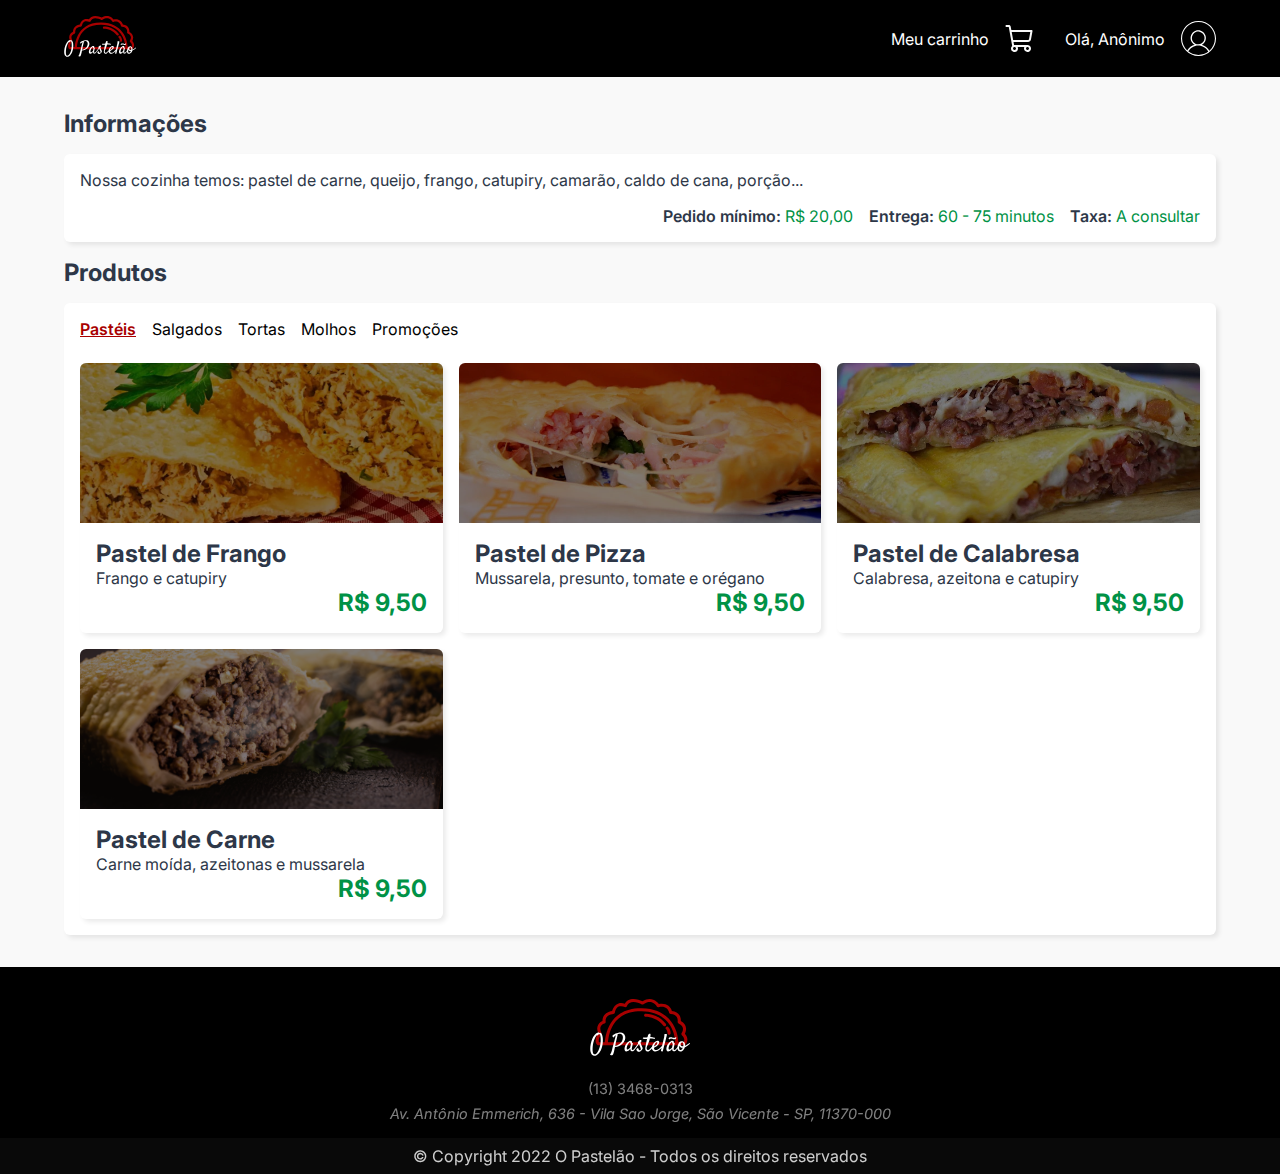
<file: products.html>
<!DOCTYPE html>
<html lang="pt-br">
<head>
  <meta charset="UTF-8">
  <meta http-equiv="X-UA-Compatible" content="IE=edge">
  <meta name="viewport" content="width=device-width, initial-scale=1.0">

  <link rel="preconnect" href="https://fonts.googleapis.com">
  <link rel="preconnect" href="https://fonts.gstatic.com" crossorigin>
  <link href="https://fonts.googleapis.com/css2?family=Satisfy:wght@400&display=swap" rel="stylesheet">
  <link href="https://fonts.googleapis.com/css2?family=Inter:wght@400;500;600&display=swap" rel="stylesheet">
  
  <link rel="preload" href="./styles/variables.css" as="style">
  <link rel="preload" href="./styles/global.css" as="style">

  <link rel="preload" href="./styles/products/header.css" as="style">
  <link rel="preload" href="./styles/products/footer.css" as="style">
  <link rel="preload" href="./styles/products/main.css" as="style">
  <link rel="preload" href="./styles/products/product-item.css" as="style">

  <link rel="stylesheet" href="./styles/variables.css">
  <link rel="stylesheet" href="./styles/global.css">
  
  <link rel="stylesheet" href="./styles/products/header.css">
  <link rel="stylesheet" href="./styles/products/footer.css">
  <link rel="stylesheet" href="./styles/products/main.css">
  <link rel="stylesheet" href="./styles/products/product-item.css">

  <link rel="icon" type="image/x-icon" href="./assets/favicon.ico">

  <title>O Pastelão | Produtos</title>
</head>
<body>
  <header class="app_header">
    <div>
      <a href="./products.html">
        <img src="./assets/logo-without-background.svg" alt="Imagem da logo do Pastelão" width="72">
      </a>

      <nav>
        <a href="./finalize-order.html">
          <span>Meu carrinho</span>
          <svg width="28" height="28" viewBox="0 0 28 28" fill="none" xmlns="http://www.w3.org/2000/svg">
            <path d="M25.9625 14.5375L27.4875 6.175C27.5141 6.03137 27.5077 5.88358 27.4687 5.7428C27.4297 5.60203 27.3592 5.47198 27.2625 5.3625C27.1701 5.24947 27.0538 5.15834 26.9219 5.09565C26.7901 5.03297 26.646 5.0003 26.5 5H6.3375L5.725 1.6375C5.64039 1.17843 5.39787 0.763417 5.03946 0.464355C4.68104 0.165292 4.2293 0.00102112 3.7625 0H1.5C1.23478 0 0.98043 0.105357 0.792893 0.292893C0.605357 0.48043 0.5 0.734784 0.5 1C0.5 1.26522 0.605357 1.51957 0.792893 1.70711C0.98043 1.89464 1.23478 2 1.5 2H3.7625L7.1875 20.875C6.69918 21.3051 6.34044 21.8629 6.15156 22.4856C5.96269 23.1083 5.95117 23.7714 6.11829 24.4003C6.28542 25.0292 6.62456 25.5991 7.09765 26.0459C7.57073 26.4927 8.15902 26.7988 8.79644 26.9298C9.43387 27.0608 10.0952 27.0115 10.7061 26.7874C11.3171 26.5633 11.8534 26.1733 12.255 25.6613C12.6566 25.1492 12.9074 24.5353 12.9794 23.8886C13.0514 23.2418 12.9417 22.5878 12.6625 22H19.3375C19.0125 22.6852 18.9188 23.4574 19.0706 24.2005C19.2224 24.9435 19.6114 25.6171 20.1791 26.12C20.7468 26.6228 21.4624 26.9277 22.2184 26.9887C22.9743 27.0496 23.7296 26.8634 24.3705 26.4581C25.0115 26.0527 25.5034 25.4502 25.7723 24.7411C26.0413 24.032 26.0726 23.2547 25.8616 22.5263C25.6506 21.7978 25.2087 21.1576 24.6025 20.702C23.9962 20.2464 23.2584 20 22.5 20H9.0625L8.5125 17H23.0125C23.7147 16.9997 24.3945 16.753 24.9335 16.3031C25.4726 15.8531 25.8367 15.2283 25.9625 14.5375ZM11 23.5C11 23.7967 10.912 24.0867 10.7472 24.3334C10.5824 24.58 10.3481 24.7723 10.074 24.8858C9.79994 24.9993 9.49834 25.0291 9.20736 24.9712C8.91639 24.9133 8.64912 24.7704 8.43934 24.5607C8.22956 24.3509 8.0867 24.0836 8.02882 23.7926C7.97094 23.5017 8.00065 23.2001 8.11418 22.926C8.22771 22.6519 8.41997 22.4176 8.66665 22.2528C8.91332 22.088 9.20333 22 9.5 22C9.89782 22 10.2794 22.158 10.5607 22.4393C10.842 22.7206 11 23.1022 11 23.5ZM24 23.5C24 23.7967 23.912 24.0867 23.7472 24.3334C23.5824 24.58 23.3481 24.7723 23.074 24.8858C22.7999 24.9993 22.4983 25.0291 22.2074 24.9712C21.9164 24.9133 21.6491 24.7704 21.4393 24.5607C21.2296 24.3509 21.0867 24.0836 21.0288 23.7926C20.9709 23.5017 21.0007 23.2001 21.1142 22.926C21.2277 22.6519 21.42 22.4176 21.6666 22.2528C21.9133 22.088 22.2033 22 22.5 22C22.8978 22 23.2794 22.158 23.5607 22.4393C23.842 22.7206 24 23.1022 24 23.5ZM6.7 7H25.3L24 14.175C23.9588 14.4067 23.8372 14.6165 23.6566 14.7674C23.4759 14.9183 23.2479 15.0007 23.0125 15H8.15L6.7 7Z" fill="#F7F7F7"/>
          </svg>
        </a>
  
        <a href="#">
          <span>Olá, Anônimo</span>
          <svg width="35" height="35" viewBox="0 0 35 35" fill="none" xmlns="http://www.w3.org/2000/svg">
            <path fill-rule="evenodd" clip-rule="evenodd" d="M35 17.5C35 27.165 27.165 35 17.5 35C7.83502 35 0 27.165 0 17.5C0 7.83502 7.83502 0 17.5 0C27.165 0 35 7.83502 35 17.5ZM27.4192 30.5903C24.6633 32.6819 21.2266 33.9231 17.5 33.9231C13.619 33.9231 10.0525 32.5769 7.24183 30.326C8.25698 28.603 9.7009 27.1714 11.4338 26.1709C13.1963 25.1533 15.1956 24.6175 17.2308 24.6175C19.2659 24.6175 21.2653 25.1533 23.0278 26.1709C24.7903 27.1885 26.2539 28.6521 27.2714 30.4147C27.3101 30.4817 27.3602 30.5411 27.4192 30.5903ZM28.416 29.7705C28.4137 29.7664 28.4113 29.7624 28.4089 29.7584C26.7159 26.8382 23.9488 24.6952 20.698 23.7865C22.232 23.0074 23.4589 21.7342 24.1807 20.1723C24.9025 18.6105 25.0772 16.8511 24.6766 15.1778C24.276 13.5045 23.3235 12.0149 21.9726 10.9493C20.6218 9.88365 18.9513 9.30411 17.2308 9.30411C15.5102 9.30411 13.8398 9.88365 12.4889 10.9493C11.1381 12.0149 10.1855 13.5045 9.78493 15.1778C9.38433 16.8511 9.55903 18.6105 10.2809 20.1723C11.0027 21.7342 12.2295 23.0074 13.7636 23.7865C10.6276 24.6631 7.94179 26.6883 6.23613 29.4517C3.05971 26.457 1.07692 22.2101 1.07692 17.5C1.07692 8.42979 8.42979 1.07692 17.5 1.07692C26.5702 1.07692 33.9231 8.42979 33.9231 17.5C33.9231 22.3798 31.7949 26.7624 28.416 29.7705ZM11.9561 13.4371C11.2591 14.4804 10.887 15.7069 10.887 16.9615C10.887 18.644 11.5554 20.2576 12.7451 21.4472C13.9347 22.6369 15.5483 23.3053 17.2308 23.3053C18.4854 23.3053 19.7119 22.9332 20.7552 22.2362C21.7984 21.5391 22.6115 20.5484 23.0916 19.3892C23.5718 18.23 23.6974 16.9545 23.4526 15.7239C23.2079 14.4934 22.6037 13.363 21.7165 12.4758C20.8293 11.5886 19.6989 10.9845 18.4684 10.7397C17.2378 10.4949 15.9623 10.6205 14.8031 11.1007C13.644 11.5808 12.6532 12.3939 11.9561 13.4371Z" fill="white"/>
          </svg>
        </a>
      </nav>
    </div>
  </header>

  <main class="content">
    <section>
      <h2>Informações</h2>
      
      <div class="about_us">
        <p>
          Nossa cozinha temos: pastel de carne, queijo, frango, catupiry, camarão, caldo de cana, porção...
        </p>
  
        <footer>
          <span>Pedido mínimo: <span>R$ 20,00</span></span>
          <span>Entrega: <span>60 - 75 minutos</span></span>
          <span>Taxa: <span>A consultar</span></span>
        </footer>
      </div>
    </section>

    <section>
      <h2>Produtos</h2>
      <div class="products_container">
        <ul class="product_tabs">
          <li class="active">
            <button type="button">
              Pastéis
            </button>
          </li>
          <li>
            <button type="button">
              Salgados
            </button>
          </li>
          <li>
            <button type="button">
              Tortas
            </button>
          </li>
          <li>
            <button type="button">
              Molhos
            </button>
          </li>
          <li>
            <button type="button">
              Promoções
            </button>
          </li>
        </ul>
  
        <ul class="products_list">
          <li>
            <a href="./products-detail.html" class="product_list_item">
              <div>
                <img src="./assets/frango-catupiry.webp" alt="">
                <span>
                  Ver detalhes
                </span>
              </div>

              <div>
                <strong>Pastel de Frango</strong>
                <p>Frango e catupiry</p>

                <strong>R$ 9,50</strong>
              </div>
            </a>
          </li>

          <li>
            <a href="./products-detail.html" class="product_list_item">
              <div>
                <img src="./assets/pastel-pizza.webp" alt="">
                <span>
                  Ver detalhes
                </span>
              </div>

              <div>
                <strong>Pastel de Pizza</strong>
                <p>Mussarela, presunto, tomate e orégano</p>

                <strong>R$ 9,50</strong>
              </div>
            </a>
          </li>

          <li>
            <a href="./products-detail.html" class="product_list_item">
              <div>
                <img src="./assets/pastel-calabresa.webp" alt="">
                <span>
                  Ver detalhes
                </span>
              </div>

              <div>
                <strong>Pastel de Calabresa</strong>
                <p>Calabresa, azeitona e catupiry</p>

                <strong>R$ 9,50</strong>
              </div>
            </a>
          </li>

          <li>
            <a href="#" class="product_list_item">
              <div>
                <img src="./assets/pastel-carne.webp" alt="">
                <span>
                  Ver detalhes
                </span>
              </div>

              <div>
                <strong>Pastel de Carne</strong>
                <p>Carne moída, azeitonas e mussarela</p>

                <strong>R$ 9,50</strong>
              </div>
            </a>
          </li>
        </ul>
      </div>
    </section>
  </main>

  <footer class="footer">
    <div>
      <img src="./assets/logo-without-background.svg" alt="Imagem da logo do Pastelão" width="100">
      <a href="tel:551334680313">(13) 3468-0313</a>
      <address>Av. Antônio Emmerich, 636 - Vila Sao Jorge, São Vicente - SP, 11370-000</address>
    </div>
    
    <div>
      <span>© Copyright 2022 O Pastelão - Todos os direitos reservados</span>
    </div>
  </footer>
</body>
</html>
</file>
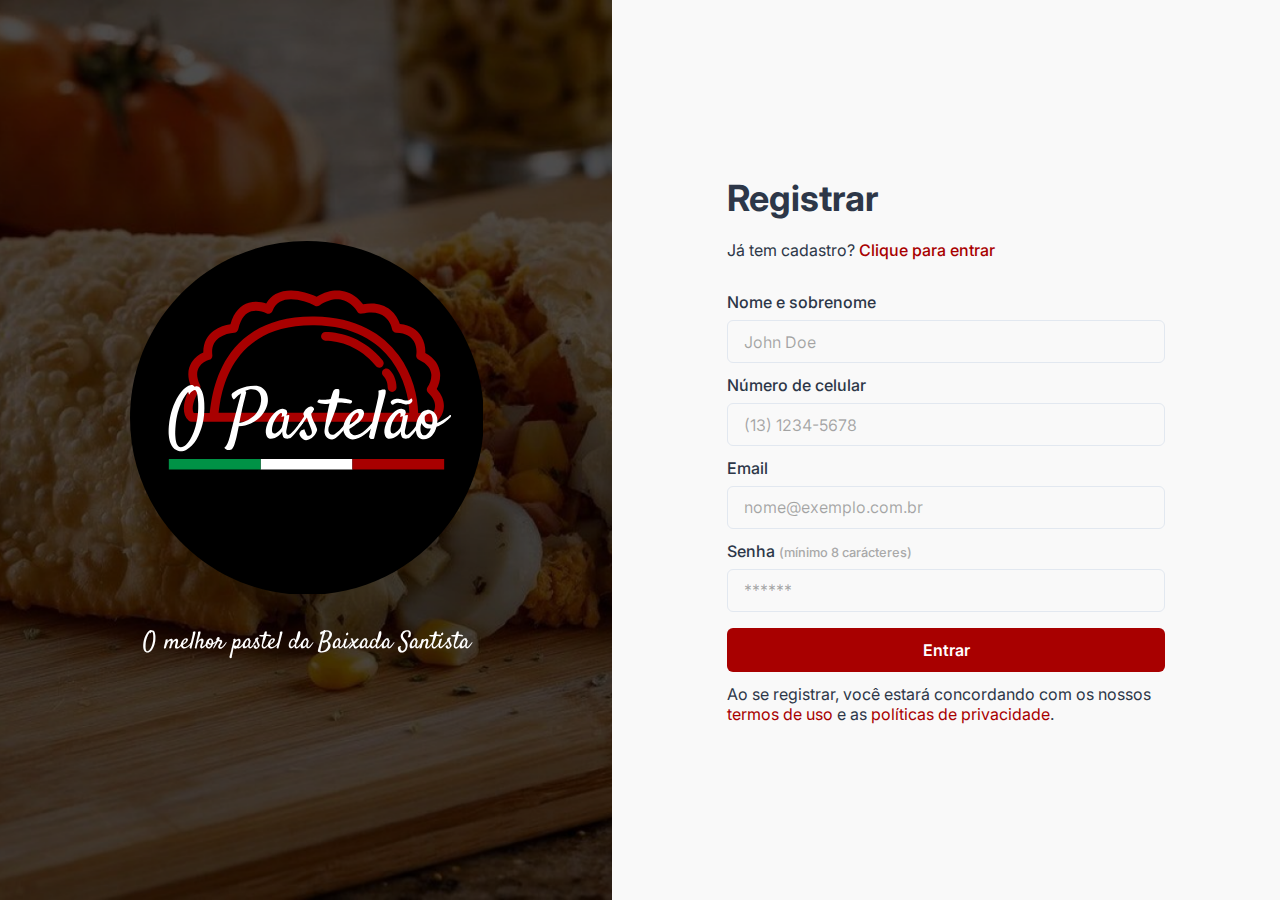
<file: register.html>
<!DOCTYPE html>
<html lang="pt-br">
<head>
  <meta charset="UTF-8">
  <meta http-equiv="X-UA-Compatible" content="IE=edge">
  <meta name="viewport" content="width=device-width, initial-scale=1.0">

  <link rel="preconnect" href="https://fonts.googleapis.com">
  <link rel="preconnect" href="https://fonts.gstatic.com" crossorigin>
  <link href="https://fonts.googleapis.com/css2?family=Satisfy:wght@400&display=swap" rel="stylesheet">
  <link href="https://fonts.googleapis.com/css2?family=Inter:wght@400;500;600&display=swap" rel="stylesheet">
  
  <link rel="preload" href="./styles/variables.css" as="style">
  <link rel="preload" href="./styles/global.css" as="style">
  <link rel="preload" href="./styles/login/aside.css" as="style">
  <link rel="preload" href="./styles/login/main.css" as="style">

  <link rel="stylesheet" href="./styles/variables.css">
  <link rel="stylesheet" href="./styles/global.css">
  <link rel="stylesheet" href="./styles/login/aside.css">
  <link rel="stylesheet" href="./styles/login/main.css">

  <link rel="icon" type="image/x-icon" href="./assets/favicon.ico">

  <title>O Pastelão | Registrar</title>
</head>
<body>
  <aside>
    <img src="./assets/logo.svg" alt="Imagem da logo do Pastelão" height="353" width="353">
    <span>O melhor pastel da Baixada Santista</span>
  </aside>

  <main class="content">
    <section>
      <header>
        <h1>Registrar</h1>
        <span>Já tem cadastro? <a href="./index.html">Clique para entrar</a></span>
      </header>

      <form action="#" method="post">
        <fieldset>
          <label for="name_lastname">Nome e sobrenome</label>
          <input type="text" placeholder="John Doe" id="name_lastname" required>
        </fieldset>

        <fieldset>
          <label for="cel_number">Número de celular</label>
          <input type="tel" placeholder="(13) 1234-5678" id="cel_number" required maxlength="12" minlength="11">
        </fieldset>

        <fieldset>
          <label for="email">Email</label>
          <input type="email" placeholder="nome@exemplo.com.br" id="email" required>
        </fieldset>

        <fieldset>
          <label for="password">
            Senha
            <span>(mínimo 8 carácteres)</span>
          </label>
          <input type="password" placeholder="******" id="password" required minlength="8">
        </fieldset>

        <button type="submit" id="next">
          Entrar
        </button>

        <span>
          Ao se registrar, você estará concordando com os nossos <a href="#">termos de uso</a> e as <a href="#">políticas de privacidade</a>.
        </span>
      </form>
    </section>
  </main>
</body>
</html>
</file>
<file: styles/variables.css>
:root {
  --primary: #000000;
  
  --red-900: #A80000;
  --red-100: #FED7D7;

  --gray-400: #a9a9a9;

  --green-500: #009246;

  --input-border: #E2E8F0;

  --text: #2D3748;
  --text-soft: #FFFFFFB3;
  --text-light: #FFFFFF;

  --background: #FFFFFF;
  --background-gray: #F9F9F9;

  --max-width-content: 1196px
}
</file>
<file: styles/global.css>
* {
  padding: 0;
  margin: 0;
  box-sizing: border-box;

  font-family: 'Inter', sans-serif;
}

html {
  font-size: 16px;
  background-color: var(--background-gray);
}

li {
  list-style: none;
}

span, p, a, h1, h2, h3, h4, h5, input, label, strong {
  color: var(--text);
  text-underline-offset: 2px;
}

button {
  cursor: pointer;
  transition: 0.3s ease;
  border: 0;
  font-size: 1rem;

  display: flex;
  align-items: center;
  justify-content: center;
  gap: 1rem;

  background-color: transparent;
}
button:hover {
  filter: brightness(0.9);
}
button:active {
  box-shadow: inset 5px 5px 10px #00000025;
  transform: scale(0.95);
}

a {
  text-decoration: none;
}

@media (max-width: 920px) {
  html {
    font-size: 17px;
  }
}
</file>
<file: styles/login/aside.css>
aside {
  display: flex;
  flex-direction: column;
  align-items: center;
  justify-content: center;
  gap: 2rem;
  
  height: 100vh;
  width: calc(50% - 1.75rem);
  padding: 2.75rem 2.5rem;

  background-image: url("../../assets/pastel.webp");
  background-repeat: no-repeat;
  background-size: cover;
  background-position: center;

  backdrop-filter: brightness(25%);
  -webkit-backdrop-filter: brightness(25%);
}

aside > img {
  max-width: 90%;
}

aside > span {
  font-family: "Satisfy";
  color: white;
  font-size: 1.5rem;
  text-align: center;
}

@media (max-width: 920px) {
  aside > img {
    height: 6rem;
  }
  aside > span {
    display: none;
  }
  aside {
    /* display: none; */
    height: 15vh;
    width: 100%;
  }
}
</file>
<file: styles/login/main.css>
body {
  display: flex;
}

.content {
  padding: 1rem;
  
  display: flex;
  align-items: center;
  justify-content: center;
  flex: 1;
}
.content > section {
  width: 27.375rem;
}

.content a:hover{
  text-decoration: underline;
  text-underline-offset: 2px;
}

fieldset {
  border: none;
  display: flex;
  flex-direction: column;
  gap: 0.5rem;
}
label {
  font-weight: 500;
}

/*#region Form Header ----------------------------------------------------*/
.content > section > header {
  margin-bottom: 2rem;
  display: flex;
  flex-direction: column;
  gap: 1.25rem;
}
.content > section > header > h1{
  font-size: 2.25rem;
  color: var(--text);
}
.content > section > header > span{
  font-size: 1rem;
  color: var(--text);
}
.content > section > header > span > a{
  color: var(--red-900);
  font-weight: 500;
}
/*#endregion Form Header ----------------------------------------------------*/

/*#region Form Body -----------------------------------------------------*/
.content > section > form {
  display: flex;
  flex-direction: column;
  gap: 0.75rem;
}
.content > section > form > fieldset > label > span{
  font-size: 0.8rem;
  color: var(--gray-400);
}
.content > section > form .remember_me_container {
  display: flex;
  flex-direction: row;
  justify-content: space-between;
  gap: 1rem;
}
.content > section > form input{
  font-size: 1rem;
  padding: 0.65rem 1rem;
  border-radius: 6px;
  border: 1px solid var(--input-border);
  background-color: transparent;

  outline-color: var(--red-900);
  outline-offset: 4px;

  transition: 0.3s;
}
.content > section > form input::placeholder{
  color: #00000057;
}
.content > section > form a{
  color: var(--red-900);
}
.content > section > form > button[type="submit"] {
  padding: 0.75rem 1rem;
  color: white;
  background-color: var(--red-900);
  border: 0;
  border-radius: 6px;
  font-size: 1rem;
  font-weight: 600;
  margin-top: 0.25rem;

  outline-color: var(--red-900);
  outline-offset: 4px;
}
.content > section > form > a:last-child{
  margin: auto;
  font-weight: 500;
}
/*#endregion Form Body -----------------------------------------------------*/


@media (max-width: 920px) {
  body {
    flex-direction: column;
  }
  .content > section {
    width: 100%;
  }
}
</file>
<file: styles/products/header.css>
.app_header {
  position: sticky;
  top: 0;

  display: flex;
  align-items: center;

  height: fit-content;
  padding: 1rem 0;
  width: 100%;
  background-color: var(--primary);

  z-index: 10;
}
.app_header > div {
  max-width: var(--max-width-content);
  width: 90%;
  margin: auto;

  display: flex;
  align-items: center;
  flex-wrap: wrap;
  gap: 1rem;
}
.app_header > div {
  display: flex;
  gap: 2rem;
}
.app_header > div > nav {
  display: flex;
  gap: 2rem;
  margin-left: auto;
}


.app_header > div > nav > a {
  display: flex;
  align-items: center;
  gap: 1rem;
}
.app_header > div > nav > a > span {  
  color: white;
  margin-left: auto;
}
.app_header > div > nav > a:hover {
  text-decoration: underline;
}

@media (max-width: 560px) {
  .app_header > div > nav span {
    display: none;
  }
}
</file>
<file: styles/products/footer.css>
.footer {
  width: 100%;
  background-color: var(--primary);

  display: flex;
  flex-direction: column;
  align-items: center;
}

.footer img {
  margin: 1rem 0;
}

.footer > div:first-child {
  display: flex;
  flex-direction: column;
  align-items: center;
  gap: 0.5rem;
  padding: 1rem;
}

.footer > div:last-child {
  width: 100%;
  padding: 0.5rem 1rem;
  background-color: #090909;

  display: flex;
  align-items: center;
  justify-content: center;
}
.footer > div:last-child > span {
  color: white;
  opacity: 0.8;
}

.footer > div > a, address{
  font-size: 0.9rem;
  color: white;
  opacity: 0.5;
}
</file>
<file: styles/finalize-order/main.css>
/* #region General */
.content {
  padding: 2rem 0;
  max-width: var(--max-width-content);
  margin: auto;
  width: 90%;

  display: flex;
  gap: 1rem;
}
.content > section:first-child{
  flex: 0.73;
}
.content > section:last-child{
  flex: 0.27;
}
.content > section{
  display: flex;
  flex-direction: column;
  gap: 1rem ;
  width: 100%;
}
.content > section > form > fieldset{
  display: flex;
  flex-direction: column;
  gap: 1rem ;
  width: 100%;
  padding: 1rem;
  border-radius: 6px;

  border:1px solid #00000015;
}
.content > section > form > label{
  width: 100%;
}
.content > section > form input{
  margin-top: 0.25rem;
  font-size: 1rem;
  padding: 0.65rem 1rem;
  border-radius: 6px;
  border: 1px solid var(--input-border);
  background-color: transparent;

  outline-color: var(--red-900);
  outline-offset: 4px;

  transition: 0.3s;
  width: 100%;
}

.content > section > a{
  display: flex;
  align-items: center;
  font-weight: 600;

  gap: 1rem ;
}
.content > section > a:hover {
  text-decoration: underline;
}
/* #endregion */

.content > section > ul {
display: flex;
flex-direction: column;
gap: 1rem;
}

.content > section > ul > li {
width: 100%;
padding: 1rem;
background-color: var(--background);
box-shadow: 1px 3px 5px #00000015;

display: flex;
padding: 1rem;
gap: 1rem;

flex-wrap: wrap;
}
.content > section > ul > li > div > strong {
font-size: 1.5rem;
font-weight: 600;
}
.content > section > ul > li > .image_container {
position: relative;

max-height: 10rem;
max-width: 10rem;
overflow: hidden;
border-radius: 6px;
}
.content > section > ul > li > .image_container > button{
position: absolute;
top: 0.5rem;
left: 0.5rem;
padding: 0.5rem;
background-color: #00000095;
border-radius: 6px;
}
.content > section > ul > li > .image_container > img {
border-radius: 6px;
overflow: hidden;
height: 100%;
width: 100%;

object-fit: cover;
}
.content > section > ul > li > div {
flex: 1;
display: flex;
flex-direction: column;
gap: 1rem;
}
.content > section > ul > li > div > .order_item_content {
display: flex;
gap: 1rem;
flex-wrap: wrap;

margin-top: auto;
}
.content > section > ul > li > div > .order_item_content > div{
display: grid;
grid-template-columns: auto auto;
gap: 0.5rem;
width: fit-content;
}

.content > section > ul > li > div .order_item_header{
display: flex;
align-items: center;
justify-content: space-between;
flex-wrap: wrap;

gap: 1rem;
}
.content > section > ul > li > div .order_item_content > strong{
font-size: 2rem;
font-weight: 700;
color: var(--green-500);

flex: 1;
text-align: right;
margin-top: auto;

white-space: nowrap;
}
.content > section > ul > li > div .order_item_header > a{
font-size: 1.5rem;
font-weight: 600;
}
.content > section > ul > li > div .order_item_header > a:hover{
text-decoration: underline;
}

.content > section > strong {
font-size: 1.5rem;
text-align: right;
}
.content > section > strong > span {
color: var(--green-500);
}
.content > section > .finalize_order {
width: fit-content;
min-width: 15rem;
width: 100%;
padding: 1rem 1.5rem;
border-radius: 6px;
background-color: var(--red-900);
color: white;
font-weight: 600;

margin-left: auto;
}


/* #region Side Dish Container */
.content > section > ul > li > div .side_dish_container {
  display: flex;
  align-items: center;
  gap: 1rem;
  white-space: nowrap;
}
.content > section > ul > li > div .side_dish_container > span {
  width: 100%;
}
.content > section > ul > li > div .side_dish_container > div {
  display: flex;
}
.content > section > ul > li > div .side_dish_container div button {
  display: flex;
  align-items: center;
  justify-content: center;
  max-width: 2rem;
  max-height: 2rem;
  min-width: 2rem;
  min-height: 2rem;
  padding: 0.5rem;

  border-radius: 6px 0 0 6px;

  background-color: var(--red-900);
}
.content > section > ul > li > div .side_dish_container div > span {
  display: flex;
  align-items: center;
  justify-content: center;

  max-width: 2rem;
  max-height: 2rem;
  min-width: 2rem;
  min-height: 2rem;
  padding: 0.5rem;

  font-weight: 600;
}
.content > section > ul > li > div .side_dish_container div button:last-child {
  border-radius: 0 6px 6px 0;
}
/* #endregion */

@media (max-width: 1024px) {
.content {
  flex-direction: column;
}
}

@media (max-width: 920px) {

}
@media (max-width: 686px) {
  .content > section > ul > li {
    flex-direction: column;
  }
  .content > section > ul > li > .image_container, .content > section > ul > li > .image_container > img{
    min-width: 100%;
  }
  .content > section > ul > li > div > .order_item_content > div{
    grid-template-columns: auto;
    width: 100%;
  }
</file>
<file: styles/products-item/main.css>
/* #region General */
  .content {
    padding: 2rem 0;
    max-width: var(--max-width-content);
    margin: auto;
    width: 90%;

    display: flex;
    flex-direction: column;
    gap: 1rem;
  }

  .content > a{
    display: flex;
    align-items: center;
    font-weight: 600;

    gap: 1rem ;
  }
  .content > a:hover {
    text-decoration: underline;
  }
/* #endregion */

/* #region Product Detail Container*/
  .content > .product_detail_container, .product_observation_container {
    border-radius: 6px;
    background-color: var(--background);
    padding: 1rem;
    box-shadow: 3px 3px 5px #00000015;

    display: flex;
    gap: 1rem;
  }
  .content > .product_detail_container > .product_image_container {
    min-width: 450px;
    min-height: 450px;
    max-width: 450px;
    max-height: 450px;
    background-color: #00000050;
    border-radius: 6px;
    overflow: hidden;

    background-repeat: no-repeat;
    background-image: url('../../assets/frango-catupiry.webp')
  }
  .content > .product_detail_container > .product_image_container  > div {
    backdrop-filter: blur(6px) brightness(0.7);
    display: flex;
    align-items: center;
    justify-content: center;
    flex: 1;
  }
  .content > .product_detail_container > .product_image_container img {
    object-fit: contain;
  }

  .content .product_name {
    font-size: 2.75rem;
    font-weight: 700;
  }

  .content > .product_detail_container > div:last-child {
    display: flex;
    flex-direction: column;
    gap: 1.5rem;
  }
  .content > .product_detail_container > div:last-child > section{
    display: flex;
    flex-direction: column;
    gap: 0.5rem;
  }
  .content > .product_detail_container > div:last-child > .side_dish_section > div{
    display: flex;
    flex-wrap: wrap;
    gap: 0.5rem 1rem;
  }

  .content > .product_detail_container .side_dish_container {
    display: flex;
    align-items: center;
    gap: 1rem;
  }
  .content > .product_detail_container .side_dish_container > div {
    display: flex;
  }
  .content > .product_detail_container .side_dish_container div button {
    display: flex;
    align-items: center;
    justify-content: center;
    max-width: 2rem;
    max-height: 2rem;
    min-width: 2rem;
    min-height: 2rem;
    padding: 0.5rem;

    border-radius: 6px 0 0 6px;

    background-color: var(--red-900);
  }
  .content > .product_detail_container .side_dish_container div > span {
    display: flex;
    align-items: center;
    justify-content: center;

    max-width: 2rem;
    max-height: 2rem;
    min-width: 2rem;
    min-height: 2rem;
    padding: 0.5rem;

    font-weight: 600;
  }
  .content > .product_detail_container .side_dish_container div button:last-child {
    border-radius: 0 6px 6px 0;
  }
  .content > .product_detail_container  .price_and_fav_container {
    display: flex;
    gap: 1rem;
    justify-content: space-between;
    flex-wrap: wrap;
  }
  .content > .product_detail_container  .price_and_fav_container > span {
    font-size: 2rem;
    font-weight: 700;
    color: var(--green-500);
  }
  .content > .product_detail_container  .price_and_fav_container > div {
    display: flex;
    gap: 1rem;
  }
  .content > .product_detail_container  .price_and_fav_container button:active {
    box-shadow: none;
    transform: scale(0.95);
  }


  .content > .product_detail_container .buy_button {
    background-color: var(--red-900);
    padding: 1rem;
    border-radius: 6px;

    color: white;
    font-size: 1.25rem;
    font-weight: 700;
  }

/* #endregion */

/* #region Product Observation Container */

  .content > .product_observation_container {
    flex-direction: column;
    width: 100%;
  }
  .content > .product_observation_container  textarea{
    padding: 1rem;
    border-radius: 6px;
    border: 1px solid #00000015;
    resize: none;
    font-size: 1rem;

    height: 7rem;
  }
  .content .finalize_message {
    margin: auto;
    font-size: 1rem;
    font-weight: 500;
  }
  .content .finalize_order_anchor {
    width: fit-content;
    padding: 1rem 2rem;

    display: flex;
    align-items: center;
    justify-content: center;
    gap: 1rem;
    border-radius: 6px;

    background-color: var(--red-900);
    color: white;
    margin: auto;
  }
  .content .finalize_order_anchor:hover {
    text-decoration: none;
    filter: brightness(0.95);
  }
/* #endregion */

@media (max-width: 1024px) {
  .content > .product_detail_container {
    flex-direction: column;
  }
  .content > .product_detail_container > .product_image_container {
    min-width: 100%;
    min-height: fit-content;
    max-width: 100%;
    max-height: 200px;
  }
  .content > .product_detail_container > .product_image_container img {
    min-width: 100%;
    min-height: fit-content;
    max-width: 100%;
    max-height: 200px;
  }
}

@media (max-width: 920px) {
  .content > .product_detail_container > .product_image_container {
    min-width: 100%;
    min-height: fit-content;
    max-width: 100%;
    max-height: 200px;
  }
  .content > .product_detail_container > .product_image_container img {
    min-width: 100%;
    min-height: fit-content;
    max-width: 100%;
    max-height: 200px;
  }
}
@media (max-width: 686px) {
  .content > .product_detail_container .side_dish_container {
    flex: 1;
    justify-content: space-between;
  }
}
</file>
<file: styles/products/main.css>
.content {
  padding: 2rem 0;
  max-width: var(--max-width-content);
  margin: auto;
  width: 90%;

  display: flex;
  flex-direction: column;
  gap: 1rem;
}

.content > section {
  display: flex;
  flex-direction: column;
  gap: 1rem;
}

/* #region About Us Container*/
.content .about_us, .products_container {
  border-radius: 6px;
  background-color: var(--background);
  padding: 1rem;
  box-shadow: 3px 3px 5px #00000015;
}
.content .about_us > footer {
  margin-top: 1rem;

  display: flex;
  gap: 1rem;
  justify-content: flex-end;
}
.content .about_us > footer > span {
  font-weight: 600;
}
.content .about_us > footer > span > span {
  font-weight: 400;
  color: var(--green-500);
}
/* #endregion */

/* #region Products Container */
.products_container > .product_tabs {
  display: flex;
  flex-wrap: wrap;
  gap: 1rem;
  font-weight: 500;
}

.products_container > .product_tabs > li {
  display: flex;
  gap: 1rem;
}
.products_container > .product_tabs > li.active > button {
  color: var(--red-900);
  font-weight: 600;
  text-decoration: underline;
}

.products_container > .products_list {
  display: grid;
  grid-template-columns: 1fr 1fr 1fr;
  gap: 1rem;
  flex-wrap: wrap;

  width: 100%;
  margin-top: 1.5rem;
}
/* #endregion */

@media (max-width: 920px) {
  .products_container > .products_list {
    grid-template-columns: 1fr 1fr;
  }
}

@media (max-width: 767px) {
  .products_container > .products_list {
    grid-template-columns: 1fr;
  }

  .content .about_us > footer {
    flex-direction: column;
    gap: 0.2rem;
  }
}
</file>
<file: styles/products/product-item.css>
.products_container > .products_list li {
  width: 100%;
  flex: 0.33;
  border-radius: 6px;
  overflow: hidden;
  transition: 0.3s ease;

  box-shadow: 3px 3px 5px #00000015;
}
.products_container > .products_list li:hover {
  transform: scale(1.05);
}

.products_container > .products_list .product_list_item > div:first-child {
  position: relative;

  width: 100%;
  height: 10rem;
}
.products_container > .products_list .product_list_item > div:first-child > img{
  object-fit: cover;
  height: auto;
  width: 100%;
  filter: brightness(0.5);
  height: 10rem;
}
.products_container > .products_list .product_list_item > div:first-child > span{
  position: absolute;
  bottom: 0.5rem;
  right: 0.5rem;

  width: 0;
  padding: 0.75rem 0;
  overflow: hidden;
  transition: 0.3s ease;
  white-space: nowrap;

  background-color: #FFFFFF25;
  color: white;

  border-radius: 5rem;
  font-weight: 600;
}
.products_container > .products_list .product_list_item:hover > div:first-child > span {
  width: 7.8125rem;
  padding: 0.75rem;
}

.products_container > .products_list .product_list_item > div:last-child {
  width: 100%;
  padding: 1rem;
  display: flex;
  flex-direction: column;
}
.products_container > .products_list .product_list_item > div:last-child > strong:first-child{
  font-size: 1.5rem;
}
.products_container > .products_list .product_list_item > div:last-child > strong:last-child{
  font-size: 1.5rem;
  color: var(--green-500);
  text-align: right;
}
</file>
